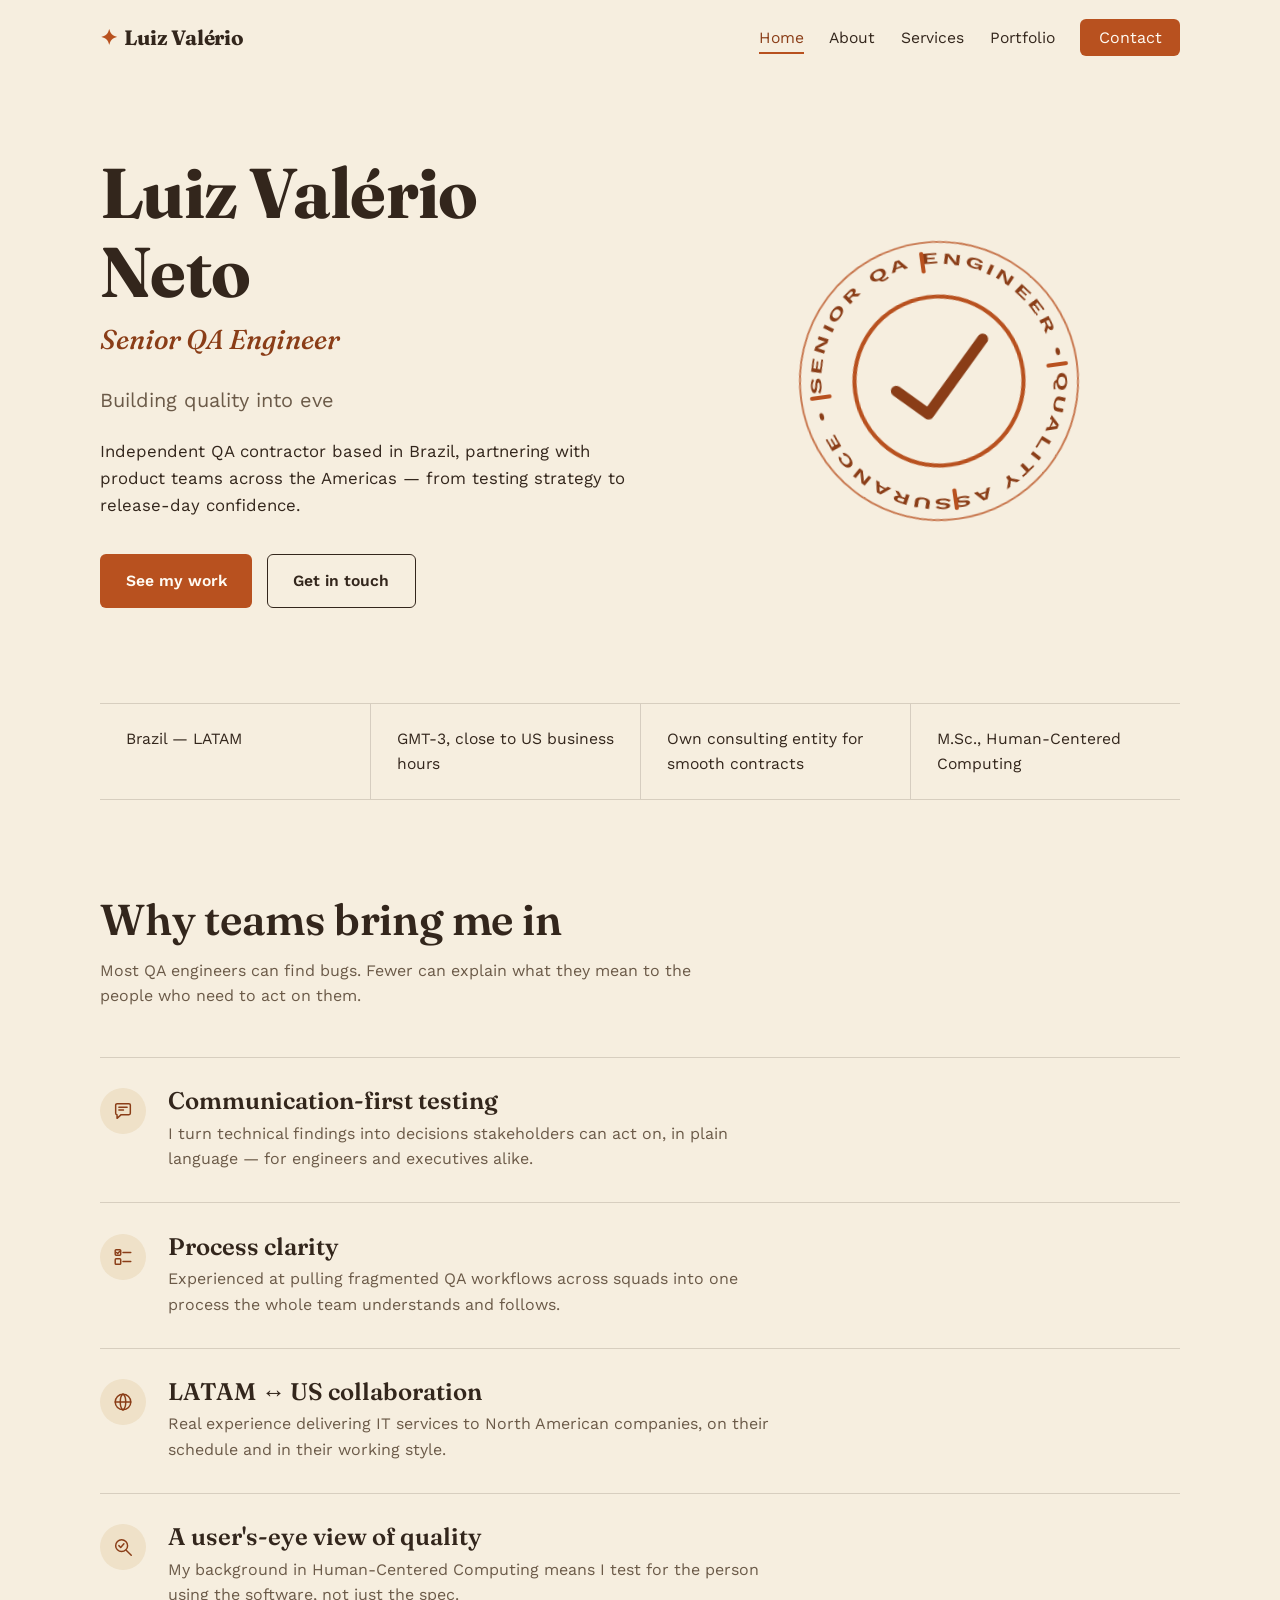
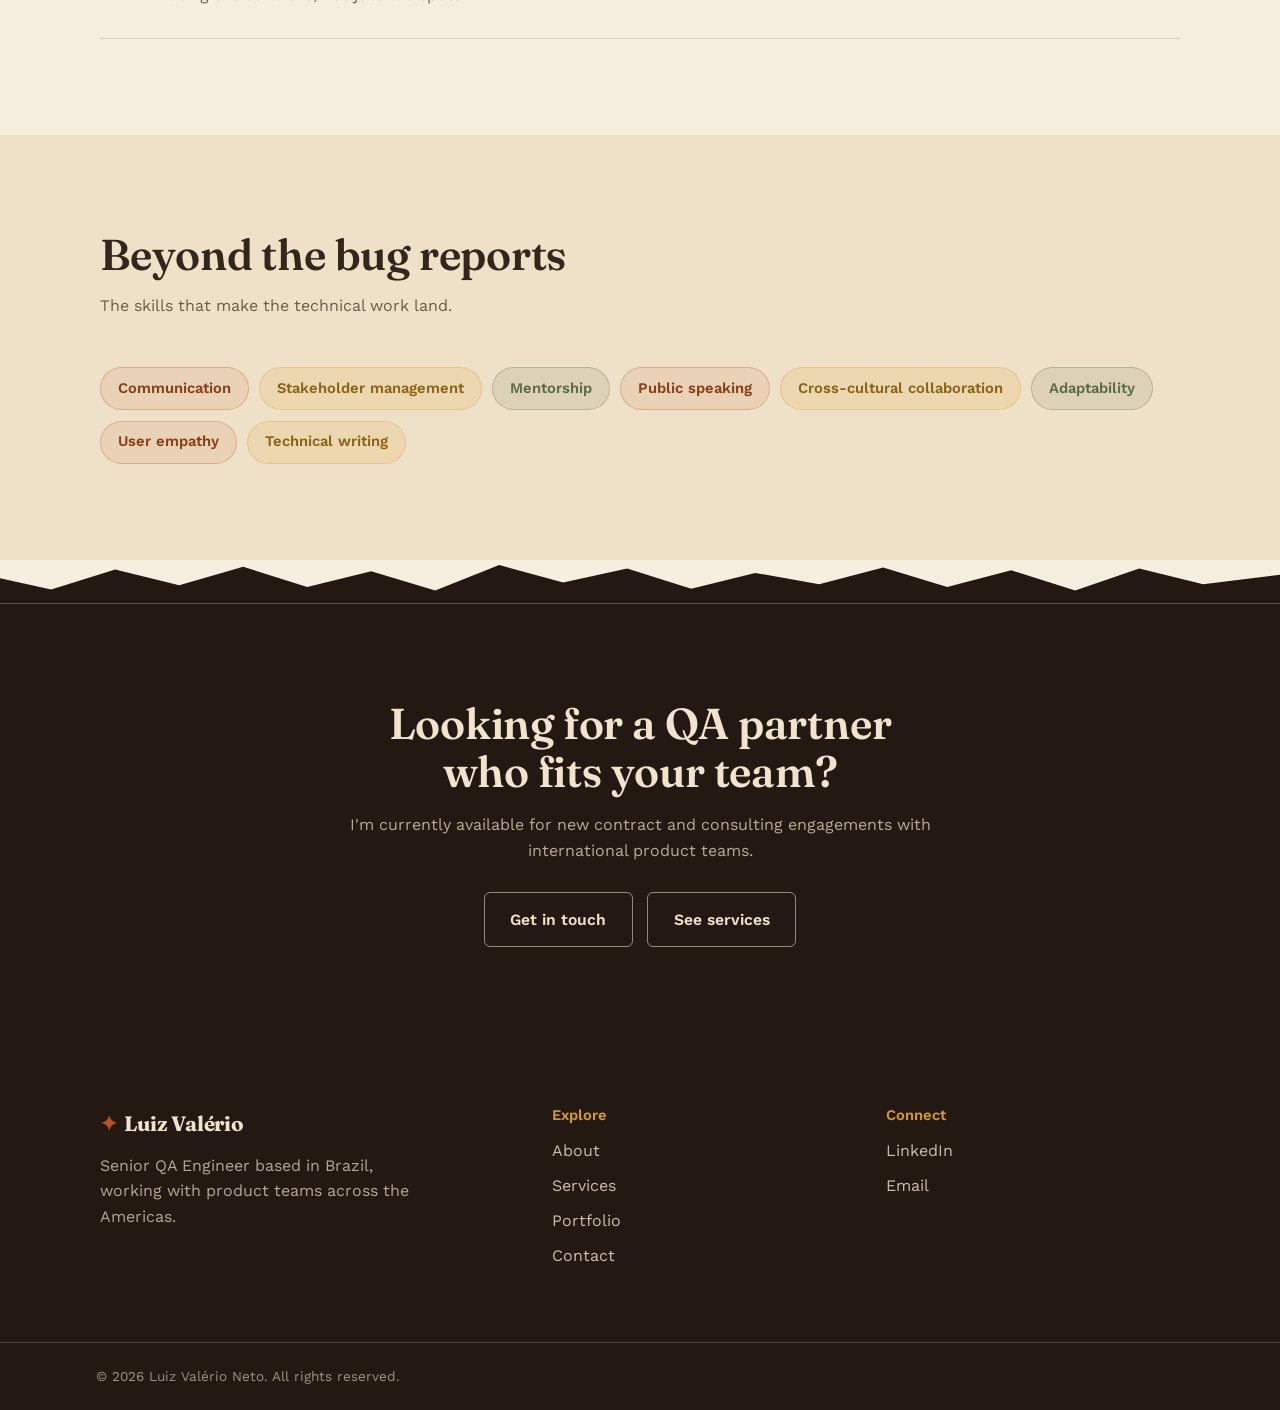
<file: index.html>
<!DOCTYPE html>
<html lang="en">
<head>
<meta charset="UTF-8">
<meta name="viewport" content="width=device-width, initial-scale=1.0">
<title>Luiz Valério Neto — Senior QA Engineer | LATAM-Based QA Contractor</title>
<meta name="description" content="Independent Senior QA Engineer based in Brazil, partnering with international product teams — especially in the US — on testing strategy, automation, and QA process consolidation.">
<meta property="og:title" content="Luiz Valério Neto — Senior QA Engineer">
<meta property="og:description" content="LATAM-based QA contractor partnering with international product teams.">
<meta property="og:type" content="website">
<link rel="icon" type="image/svg+xml" href="images/favicon.svg">
<link rel="preconnect" href="https://fonts.googleapis.com">
<link rel="preconnect" href="https://fonts.gstatic.com" crossorigin>
<link href="https://fonts.googleapis.com/css2?family=Fraunces:ital,wght@0,400;0,500;0,600;0,700;1,500&family=Work+Sans:wght@400;500;600;700&display=swap" rel="stylesheet">
<link rel="stylesheet" href="css/style.css">
<link rel="stylesheet" href="css/animations.css">
</head>
<body>
<a class="skip-link" href="#main">Skip to content</a>

<header class="site-header">
  <div class="container site-header__inner">
    <a href="index.html" class="logo"><span class="logo__mark">✦</span>Luiz Valério</a>
    <nav class="main-nav" id="mainNav" aria-label="Primary">
      <ul>
        <li><a href="index.html" class="nav-link is-active">Home</a></li>
        <li><a href="about.html" class="nav-link">About</a></li>
        <li><a href="services.html" class="nav-link">Services</a></li>
        <li><a href="portfolio.html" class="nav-link">Portfolio</a></li>
        <!-- Blog link hidden until you're ready to publish. Uncomment to reveal it in the nav:
        <li><a href="blog.html" class="nav-link">Blog</a></li>
        -->
        <li><a href="contact.html" class="nav-cta">Contact</a></li>
      </ul>
    </nav>
    <button class="nav-toggle" id="navToggle" aria-label="Toggle menu" aria-expanded="false">
      <span class="nav-toggle__bar"></span><span class="nav-toggle__bar"></span><span class="nav-toggle__bar"></span>
    </button>
  </div>
</header>

<main id="main">

  <section class="hero container">
    <div class="hero__inner">
      <div class="hero__content">
        <h1 class="hero__name">Luiz Valério Neto</h1>
        <p class="hero__role">Senior QA Engineer</p>
        <p class="hero__tagline-row"><span id="typedTagline"></span><span class="hero__caret" aria-hidden="true"></span></p>
        <p class="hero__lede">Independent QA contractor based in Brazil, partnering with product teams across the Americas — from testing strategy to release-day confidence.</p>
        <div class="hero__actions btn-row">
          <a href="portfolio.html" class="btn btn--primary">See my work</a>
          <a href="contact.html" class="btn btn--outline">Get in touch</a>
        </div>
      </div>
      <div class="hero__visual">
        <div class="leaves" id="leaves" aria-hidden="true"></div>
        <div class="stamp-wrapper">
          <svg class="stamp" viewBox="0 0 220 220" role="img" aria-label="Quality assurance seal illustration" xmlns:xlink="http://www.w3.org/1999/xlink">
            <defs>
              <path id="stampTextPath" d="M 110,110 m -86,0 a 86,86 0 1,1 172,0 a 86,86 0 1,1 -172,0"/>
            </defs>
            <g class="stamp-ring">
              <circle cx="110" cy="110" r="102" class="stamp-outer-ring"/>
              <text class="stamp-ring-text">
                <textPath href="#stampTextPath" xlink:href="#stampTextPath" startOffset="2" textLength="530" lengthAdjust="spacingAndGlyphs">SENIOR QA ENGINEER • QUALITY ASSURANCE •</textPath>
              </text>
              <g class="stamp-ticks">
                <line x1="110" y1="16" x2="110" y2="29"/>
                <line x1="110" y1="191" x2="110" y2="204"/>
                <line x1="16" y1="110" x2="29" y2="110"/>
                <line x1="191" y1="110" x2="204" y2="110"/>
              </g>
            </g>
            <circle cx="110" cy="110" r="62" class="stamp-inner-ring"/>
            <path class="stamp-check" d="M78,113 L99,133 L146,84"/>
          </svg>
        </div>
      </div>
    </div>
  </section>

  <section class="container">
    <div class="fact-strip" data-reveal="fade">
      <div class="fact-strip__item">Brazil — LATAM</div>
      <div class="fact-strip__item">GMT-3, close to US business hours</div>
      <div class="fact-strip__item">Own consulting entity for smooth contracts</div>
      <div class="fact-strip__item">M.Sc., Human-Centered Computing</div>
    </div>
  </section>

  <section class="section">
    <div class="container">
      <div class="section-head">
        <h2>Why teams bring me in</h2>
        <p class="text-soft">Most QA engineers can find bugs. Fewer can explain what they mean to the people who need to act on them.</p>
      </div>
      <div class="ledger stagger">
        <div class="ledger-row" data-reveal="fade">
          <span class="ledger-row__icon">
            <svg class="icon" viewBox="0 0 24 24"><path d="M4 5.5A1.5 1.5 0 0 1 5.5 4h13A1.5 1.5 0 0 1 20 5.5v9A1.5 1.5 0 0 1 18.5 16H10l-4.5 4v-4H5.5A1.5 1.5 0 0 1 4 14.5v-9Z"/><path d="M7.5 8h9M7.5 11h5"/></svg>
          </span>
          <div class="ledger-row__content">
            <h3>Communication-first testing</h3>
            <p class="text-soft">I turn technical findings into decisions stakeholders can act on, in plain language — for engineers and executives alike.</p>
          </div>
        </div>
        <div class="ledger-row" data-reveal="fade">
          <span class="ledger-row__icon">
            <svg class="icon" viewBox="0 0 24 24"><rect x="3.5" y="4" width="6" height="6" rx="1"/><path d="M5 7l1.2 1.2L8.5 5.8"/><path d="M12 7h8.5"/><rect x="3.5" y="14" width="6" height="6" rx="1"/><path d="M12 17h8.5"/></svg>
          </span>
          <div class="ledger-row__content">
            <h3>Process clarity</h3>
            <p class="text-soft">Experienced at pulling fragmented QA workflows across squads into one process the whole team understands and follows.</p>
          </div>
        </div>
        <div class="ledger-row" data-reveal="fade">
          <span class="ledger-row__icon">
            <svg class="icon" viewBox="0 0 24 24"><circle cx="12" cy="12" r="8.5"/><path d="M3.5 12h17"/><path d="M12 3.5C8 6 8 18 12 20.5"/><path d="M12 3.5C16 6 16 18 12 20.5"/></svg>
          </span>
          <div class="ledger-row__content">
            <h3>LATAM ↔ US collaboration</h3>
            <p class="text-soft">Real experience delivering IT services to North American companies, on their schedule and in their working style.</p>
          </div>
        </div>
        <div class="ledger-row" data-reveal="fade">
          <span class="ledger-row__icon">
            <svg class="icon" viewBox="0 0 24 24"><circle cx="10.5" cy="10.5" r="6.5"/><path d="M15.5 15.5L21 21"/><path d="M7.5 10.5l2 2 3.5-4"/></svg>
          </span>
          <div class="ledger-row__content">
            <h3>A user's-eye view of quality</h3>
            <p class="text-soft">My background in Human-Centered Computing means I test for the person using the software, not just the spec.</p>
          </div>
        </div>
      </div>
    </div>
  </section>

  <section class="section section--alt">
    <div class="container">
      <div class="section-head">
        <h2>Beyond the bug reports</h2>
        <p class="text-soft">The skills that make the technical work land.</p>
      </div>
      <div class="tag-cloud" data-reveal="scale">
        <span class="tag">Communication</span>
        <span class="tag">Stakeholder management</span>
        <span class="tag">Mentorship</span>
        <span class="tag">Public speaking</span>
        <span class="tag">Cross-cultural collaboration</span>
        <span class="tag">Adaptability</span>
        <span class="tag">User empathy</span>
        <span class="tag">Technical writing</span>
      </div>
    </div>
  </section>

  <div class="torn-edge" aria-hidden="true"></div>
  <section class="section section--dark cta-band">
    <div class="container">
      <h2 data-reveal="fade">Looking for a QA partner who fits your team?</h2>
      <p class="text-soft" data-reveal="fade">I'm currently available for new contract and consulting engagements with international product teams.</p>
      <div class="btn-row" data-reveal="fade">
        <a href="contact.html" class="btn btn--outline-light">Get in touch</a>
        <a href="services.html" class="btn btn--outline-light">See services</a>
      </div>
    </div>
  </section>

</main>

<footer class="site-footer">
  <div class="container footer__inner">
    <div class="footer__brand">
      <a href="index.html" class="logo"><span class="logo__mark">✦</span>Luiz Valério</a>
      <p>Senior QA Engineer based in Brazil, working with product teams across the Americas.</p>
    </div>
    <div class="footer__col">
      <h4>Explore</h4>
      <a href="about.html">About</a>
      <a href="services.html">Services</a>
      <a href="portfolio.html">Portfolio</a>
      <a href="contact.html">Contact</a>
    </div>
    <div class="footer__col">
      <h4>Connect</h4>
      <a href="https://www.linkedin.com/in/luizvneto/" target="_blank" rel="noopener">LinkedIn</a>
      <a href="mailto:your.email@example.com">Email</a>
    </div>
  </div>
  <div class="footer__bottom">
    <p>&copy; <span id="year"></span> Luiz Valério Neto. All rights reserved.</p>
  </div>
</footer>

<script src="js/main.js"></script>
</body>
</html>
</file>
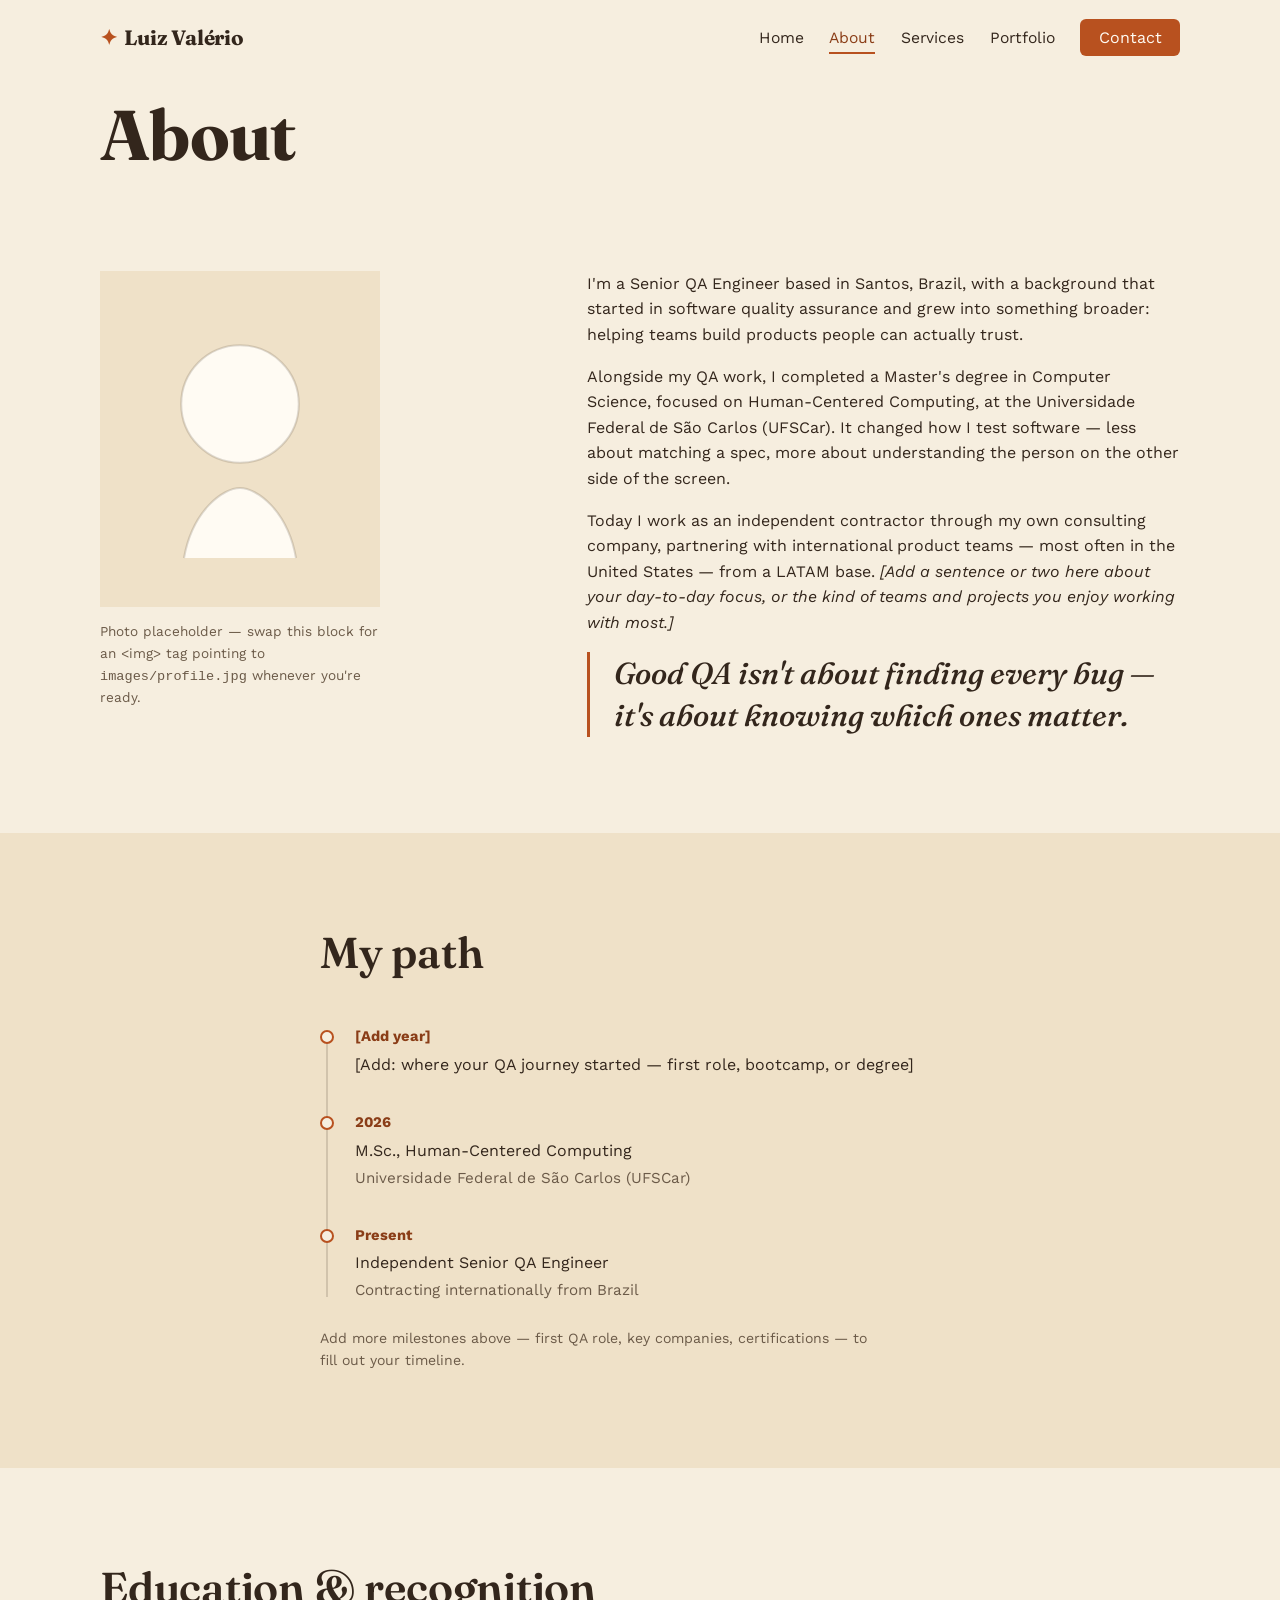
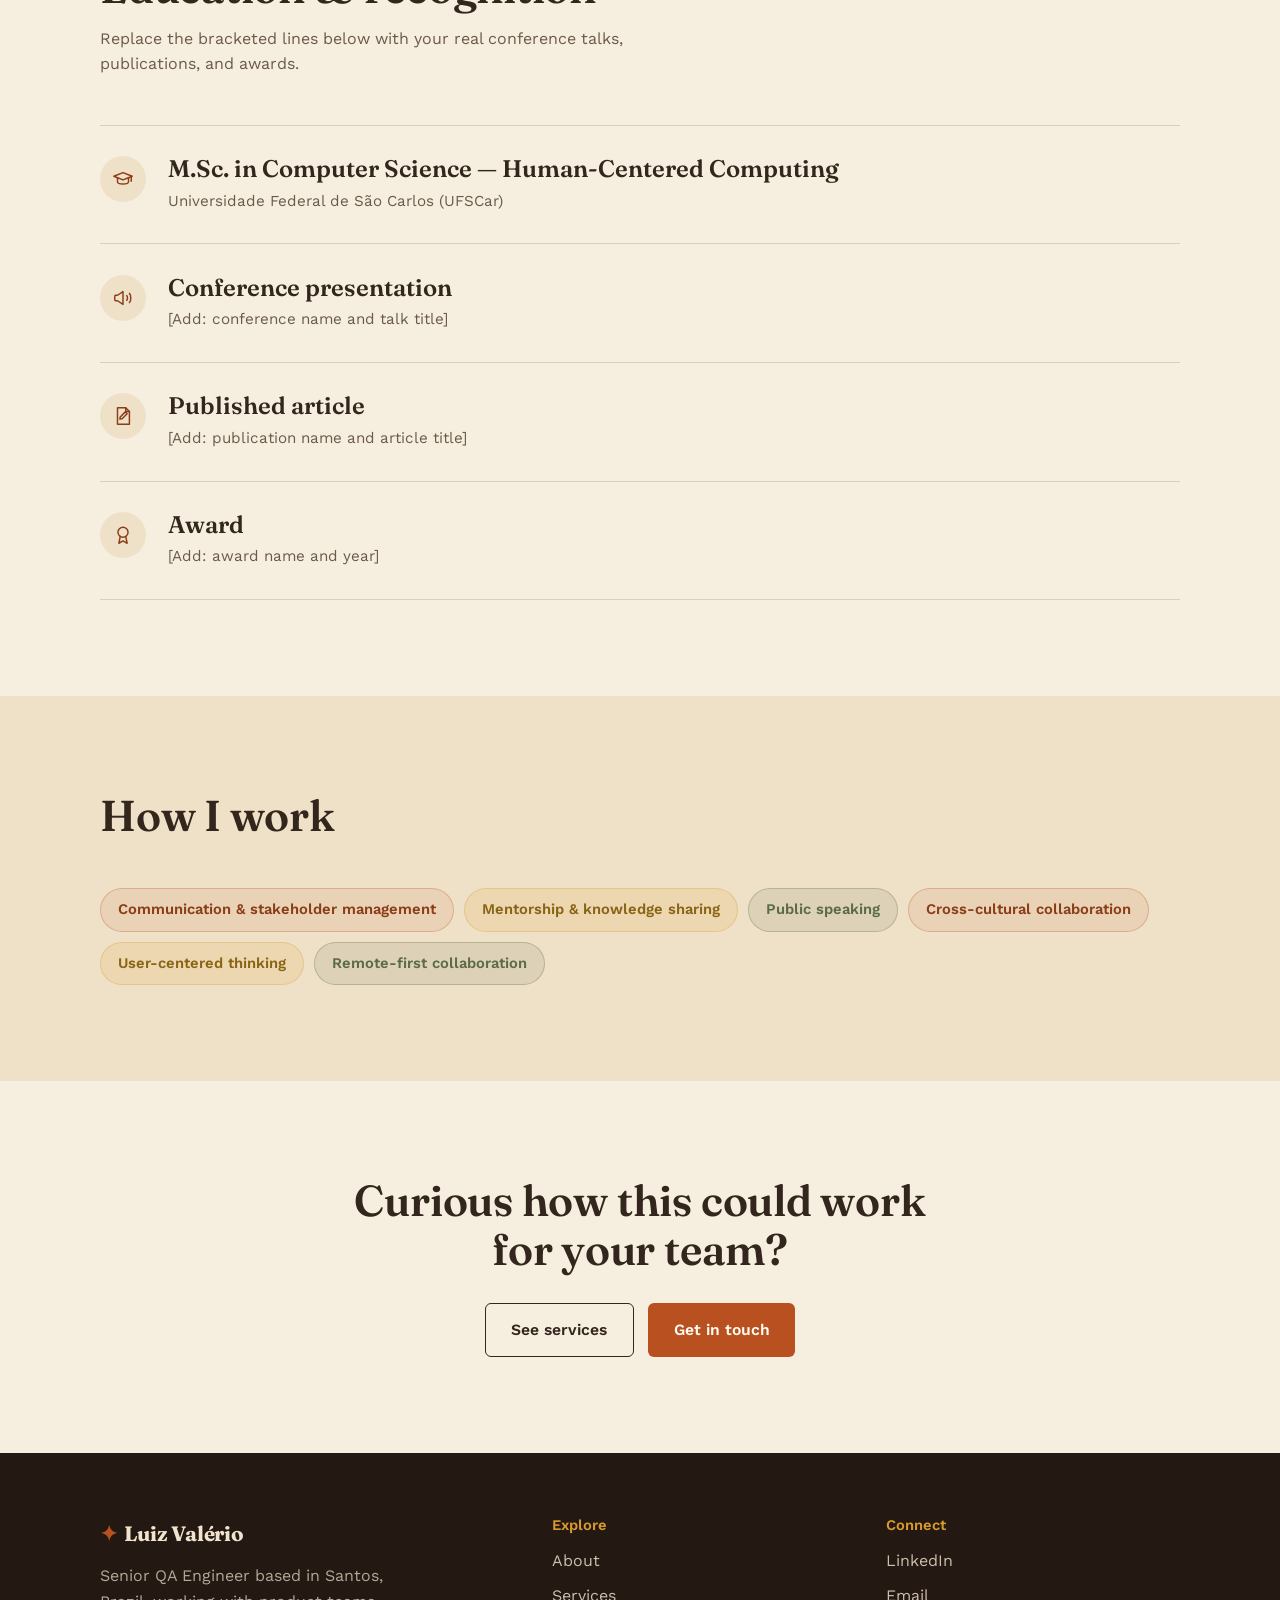
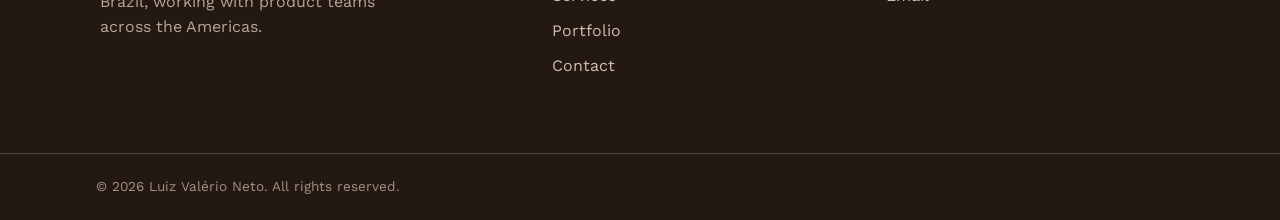
<file: about.html>
<!DOCTYPE html>
<html lang="en">
<head>
<meta charset="UTF-8">
<meta name="viewport" content="width=device-width, initial-scale=1.0">
<title>About — Luiz Valério Neto, Senior QA Engineer</title>
<meta name="description" content="QA background, a Master's in Human-Centered Computing, and the path to independent contracting — a closer look at Luiz Valério Neto.">
<meta property="og:title" content="About — Luiz Valério Neto">
<meta property="og:description" content="QA background, a Master's in Human-Centered Computing, and the path to independent contracting.">
<meta property="og:type" content="website">
<link rel="icon" type="image/svg+xml" href="images/favicon.svg">
<link rel="preconnect" href="https://fonts.googleapis.com">
<link rel="preconnect" href="https://fonts.gstatic.com" crossorigin>
<link href="https://fonts.googleapis.com/css2?family=Fraunces:ital,wght@0,400;0,500;0,600;0,700;1,500&family=Work+Sans:wght@400;500;600;700&display=swap" rel="stylesheet">
<link rel="stylesheet" href="css/style.css">
<link rel="stylesheet" href="css/animations.css">
</head>
<body>
<a class="skip-link" href="#main">Skip to content</a>

<header class="site-header">
  <div class="container site-header__inner">
    <a href="index.html" class="logo"><span class="logo__mark">✦</span>Luiz Valério</a>
    <nav class="main-nav" id="mainNav" aria-label="Primary">
      <ul>
        <li><a href="index.html" class="nav-link">Home</a></li>
        <li><a href="about.html" class="nav-link is-active">About</a></li>
        <li><a href="services.html" class="nav-link">Services</a></li>
        <li><a href="portfolio.html" class="nav-link">Portfolio</a></li>
        <!-- Blog link hidden until you're ready to publish. Uncomment to reveal it in the nav:
        <li><a href="blog.html" class="nav-link">Blog</a></li>
        -->
        <li><a href="contact.html" class="nav-cta">Contact</a></li>
      </ul>
    </nav>
    <button class="nav-toggle" id="navToggle" aria-label="Toggle menu" aria-expanded="false">
      <span class="nav-toggle__bar"></span><span class="nav-toggle__bar"></span><span class="nav-toggle__bar"></span>
    </button>
  </div>
</header>

<main id="main">

  <section class="section" style="padding-bottom:0;">
    <div class="container">
      <h1 data-reveal="fade">About</h1>
    </div>
  </section>

  <section class="section">
    <div class="container" style="display:grid;grid-template-columns:1fr 1.4fr;gap:clamp(2rem,5vw,4rem);align-items:start;">
      <div data-reveal="side">
        <svg viewBox="0 0 200 240" style="width:100%;max-width:280px;" role="img" aria-label="Portrait placeholder">
          <rect x="0" y="0" width="200" height="240" fill="var(--paper-deep)"/>
          <circle cx="100" cy="95" r="42" fill="var(--surface)" stroke="var(--line)" stroke-width="1.5"/>
          <path d="M60 205c6-34 28-50 40-50s34 16 40 50" fill="var(--surface)" stroke="var(--line)" stroke-width="1.5"/>
        </svg>
        <p class="text-soft" style="margin-top:0.9rem;font-size:0.85rem;max-width:280px;">Photo placeholder — swap this block for an &lt;img&gt; tag pointing to <code>images/profile.jpg</code> whenever you're ready.</p>
      </div>
      <div class="stack" data-reveal="fade">
        <p>I'm a Senior QA Engineer based in Santos, Brazil, with a background that started in software quality assurance and grew into something broader: helping teams build products people can actually trust.</p>
        <p>Alongside my QA work, I completed a Master's degree in Computer Science, focused on Human-Centered Computing, at the Universidade Federal de São Carlos (UFSCar). It changed how I test software — less about matching a spec, more about understanding the person on the other side of the screen.</p>
        <p>Today I work as an independent contractor through my own consulting company, partnering with international product teams — most often in the United States — from a LATAM base. <em>[Add a sentence or two here about your day-to-day focus, or the kind of teams and projects you enjoy working with most.]</em></p>
        <p class="pull-quote">Good QA isn't about finding every bug — it's about knowing which ones matter.</p>
      </div>
    </div>
  </section>

  <section class="section section--alt">
    <div class="container" style="max-width:720px;">
      <div class="section-head">
        <h2>My path</h2>
      </div>
      <div class="timeline" data-reveal="fade">
        <div class="timeline-item">
          <div class="timeline-item__year">[Add year]</div>
          <div class="timeline-item__title">[Add: where your QA journey started — first role, bootcamp, or degree]</div>
        </div>
        <div class="timeline-item">
          <div class="timeline-item__year">2026</div>
          <div class="timeline-item__title">M.Sc., Human-Centered Computing</div>
          <div class="timeline-item__meta">Universidade Federal de São Carlos (UFSCar)</div>
        </div>
        <div class="timeline-item">
          <div class="timeline-item__year">Present</div>
          <div class="timeline-item__title">Independent Senior QA Engineer</div>
          <div class="timeline-item__meta">Contracting internationally from Brazil</div>
        </div>
      </div>
      <p class="text-soft" style="margin-top:1.5rem;font-size:0.88rem;">Add more milestones above — first QA role, key companies, certifications — to fill out your timeline.</p>
    </div>
  </section>

  <section class="section">
    <div class="container">
      <div class="section-head">
        <h2>Education &amp; recognition</h2>
        <p class="text-soft">Replace the bracketed lines below with your real conference talks, publications, and awards.</p>
      </div>
      <div class="ledger stagger">
        <div class="ledger-row" data-reveal="fade">
          <span class="ledger-row__icon">
            <svg class="icon" viewBox="0 0 24 24"><path d="M2 9l10-4 10 4-10 4-10-4Z"/><path d="M6 11v4c0 1.4 2.7 2.5 6 2.5s6-1.1 6-2.5v-4"/><path d="M21 9v5.5"/></svg>
          </span>
          <div class="ledger-row__content">
            <h3>M.Sc. in Computer Science — Human-Centered Computing</h3>
            <p class="ledger-row__meta">Universidade Federal de São Carlos (UFSCar)</p>
          </div>
        </div>
        <div class="ledger-row" data-reveal="fade">
          <span class="ledger-row__icon">
            <svg class="icon" viewBox="0 0 24 24"><path d="M3 10v4a1 1 0 0 0 1 1h2l6 4V5L6 9H4a1 1 0 0 0-1 1Z"/><path d="M16 9.5c1.2.8 1.2 4.2 0 5"/><path d="M19 7c2 1.6 2 8.4 0 10"/></svg>
          </span>
          <div class="ledger-row__content">
            <h3>Conference presentation</h3>
            <p class="ledger-row__meta">[Add: conference name and talk title]</p>
          </div>
        </div>
        <div class="ledger-row" data-reveal="fade">
          <span class="ledger-row__icon">
            <svg class="icon" viewBox="0 0 24 24"><path d="M6 3h9l4 4v14H6z"/><path d="M15 3v4h4"/><path d="M9 13l5.5-5.5 2 2L11 15l-2.4.4Z"/></svg>
          </span>
          <div class="ledger-row__content">
            <h3>Published article</h3>
            <p class="ledger-row__meta">[Add: publication name and article title]</p>
          </div>
        </div>
        <div class="ledger-row" data-reveal="fade">
          <span class="ledger-row__icon">
            <svg class="icon" viewBox="0 0 24 24"><circle cx="12" cy="9" r="5.5"/><path d="M9 13.5L7.5 21l4.5-2.5L16.5 21 15 13.5"/></svg>
          </span>
          <div class="ledger-row__content">
            <h3>Award</h3>
            <p class="ledger-row__meta">[Add: award name and year]</p>
          </div>
        </div>
      </div>
    </div>
  </section>

  <section class="section section--alt">
    <div class="container">
      <div class="section-head">
        <h2>How I work</h2>
      </div>
      <div class="tag-cloud" data-reveal="scale">
        <span class="tag">Communication &amp; stakeholder management</span>
        <span class="tag">Mentorship &amp; knowledge sharing</span>
        <span class="tag">Public speaking</span>
        <span class="tag">Cross-cultural collaboration</span>
        <span class="tag">User-centered thinking</span>
        <span class="tag">Remote-first collaboration</span>
      </div>
    </div>
  </section>

  <section class="section cta-band">
    <div class="container">
      <h2 data-reveal="fade">Curious how this could work for your team?</h2>
      <div class="btn-row" data-reveal="fade">
        <a href="services.html" class="btn btn--outline">See services</a>
        <a href="contact.html" class="btn btn--primary">Get in touch</a>
      </div>
    </div>
  </section>

</main>

<footer class="site-footer">
  <div class="container footer__inner">
    <div class="footer__brand">
      <a href="index.html" class="logo"><span class="logo__mark">✦</span>Luiz Valério</a>
      <p>Senior QA Engineer based in Santos, Brazil, working with product teams across the Americas.</p>
    </div>
    <div class="footer__col">
      <h4>Explore</h4>
      <a href="about.html">About</a>
      <a href="services.html">Services</a>
      <a href="portfolio.html">Portfolio</a>
      <a href="contact.html">Contact</a>
    </div>
    <div class="footer__col">
      <h4>Connect</h4>
      <a href="https://www.linkedin.com/in/luizvneto/" target="_blank" rel="noopener">LinkedIn</a>
      <a href="mailto:your.email@example.com">Email</a>
    </div>
  </div>
  <div class="footer__bottom">
    <p>&copy; <span id="year"></span> Luiz Valério Neto. All rights reserved.</p>
  </div>
</footer>

<script src="js/main.js"></script>
</body>
</html>
</file>
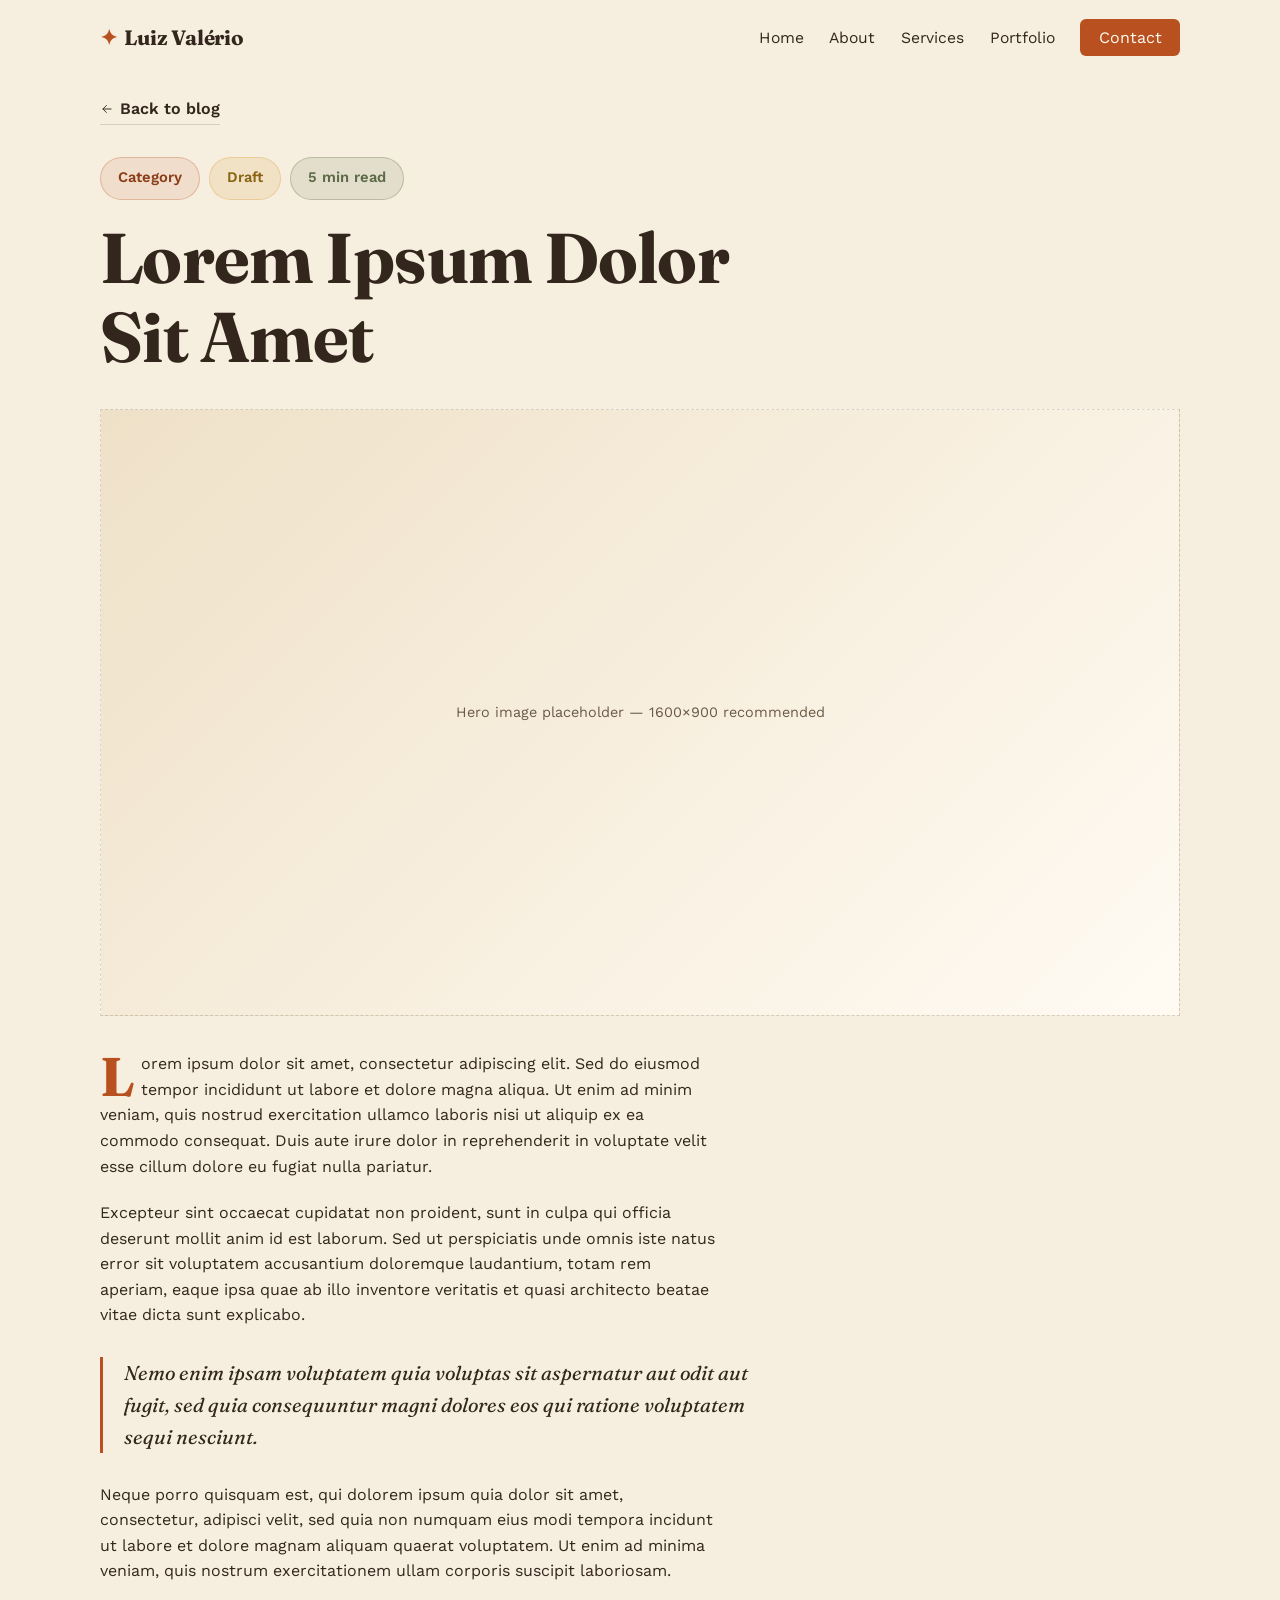
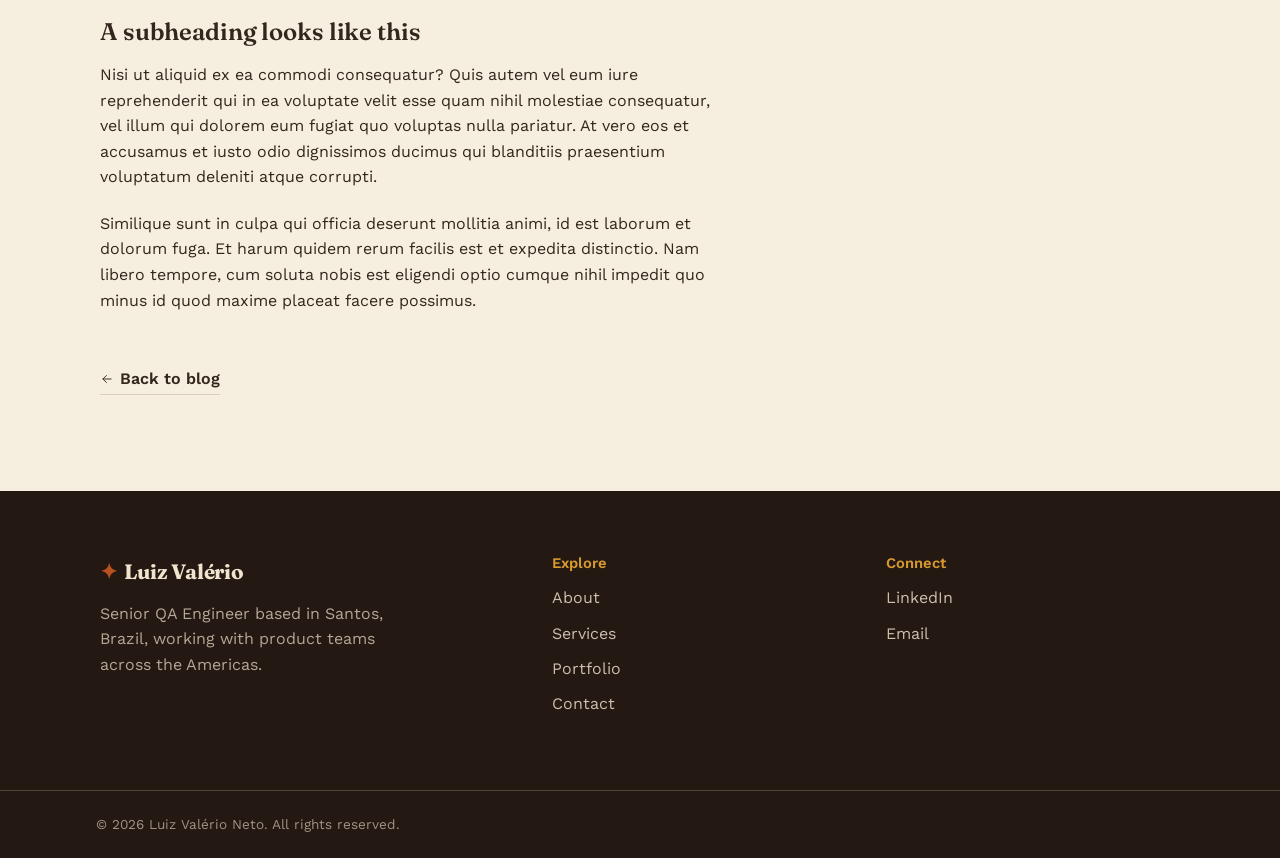
<file: blog-post-template.html>
<!--
  BLOG POST TEMPLATE
  -------------------------------------------------------------------
  How to use this file when you're ready to write your first post:
    1. Duplicate this file and rename it (e.g. writing-tests-that-scale.html).
    2. Replace the title, category tag, and meta badges below.
    3. Replace the Lorem Ipsum paragraphs in the <div class="article-body">
       with your real writing. The drop-cap on the first paragraph and the
       blockquote/subheading styling will carry over automatically.
    4. Replace the image placeholder with a real <img> if you have one.
    5. Add a card linking to your new file from blog.html.
-->
<!DOCTYPE html>
<html lang="en">
<head>
<meta charset="UTF-8">
<meta name="viewport" content="width=device-width, initial-scale=1.0">
<title>Post Template — Luiz Valério Neto</title>
<meta name="description" content="Template preview — not a published post.">
<link rel="icon" type="image/svg+xml" href="images/favicon.svg">
<link rel="preconnect" href="https://fonts.googleapis.com">
<link rel="preconnect" href="https://fonts.gstatic.com" crossorigin>
<link href="https://fonts.googleapis.com/css2?family=Fraunces:ital,wght@0,400;0,500;0,600;0,700;1,500&family=Work+Sans:wght@400;500;600;700&display=swap" rel="stylesheet">
<link rel="stylesheet" href="css/style.css">
<link rel="stylesheet" href="css/animations.css">
</head>
<body>
<a class="skip-link" href="#main">Skip to content</a>

<header class="site-header">
  <div class="container site-header__inner">
    <a href="index.html" class="logo"><span class="logo__mark">✦</span>Luiz Valério</a>
    <nav class="main-nav" id="mainNav" aria-label="Primary">
      <ul>
        <li><a href="index.html" class="nav-link">Home</a></li>
        <li><a href="about.html" class="nav-link">About</a></li>
        <li><a href="services.html" class="nav-link">Services</a></li>
        <li><a href="portfolio.html" class="nav-link">Portfolio</a></li>
        <!-- Blog link hidden until you're ready to publish. Uncomment to reveal it in the nav:
        <li><a href="blog.html" class="nav-link">Blog</a></li>
        -->
        <li><a href="contact.html" class="nav-cta">Contact</a></li>
      </ul>
    </nav>
    <button class="nav-toggle" id="navToggle" aria-label="Toggle menu" aria-expanded="false">
      <span class="nav-toggle__bar"></span><span class="nav-toggle__bar"></span><span class="nav-toggle__bar"></span>
    </button>
  </div>
</header>

<main id="main">
  <section class="section">
    <div class="container">
      <a class="text-link" href="blog.html" style="margin-bottom:2rem;display:inline-flex;">
        <svg class="icon" viewBox="0 0 24 24" width="14" height="14"><path d="M19 12H5M11 6l-6 6 6 6"/></svg>
        Back to blog
      </a>

      <article>
        <header class="article-header">
          <div class="article-meta">
            <span class="tag">Category</span>
            <span class="tag">Draft</span>
            <span class="tag">5 min read</span>
          </div>
          <h1>Lorem Ipsum Dolor Sit Amet</h1>
        </header>

        <div class="article-image-placeholder">Hero image placeholder — 1600×900 recommended</div>

        <div class="article-body">
          <p>Lorem ipsum dolor sit amet, consectetur adipiscing elit. Sed do eiusmod tempor incididunt ut labore et dolore magna aliqua. Ut enim ad minim veniam, quis nostrud exercitation ullamco laboris nisi ut aliquip ex ea commodo consequat. Duis aute irure dolor in reprehenderit in voluptate velit esse cillum dolore eu fugiat nulla pariatur.</p>

          <p>Excepteur sint occaecat cupidatat non proident, sunt in culpa qui officia deserunt mollit anim id est laborum. Sed ut perspiciatis unde omnis iste natus error sit voluptatem accusantium doloremque laudantium, totam rem aperiam, eaque ipsa quae ab illo inventore veritatis et quasi architecto beatae vitae dicta sunt explicabo.</p>

          <blockquote>Nemo enim ipsam voluptatem quia voluptas sit aspernatur aut odit aut fugit, sed quia consequuntur magni dolores eos qui ratione voluptatem sequi nesciunt.</blockquote>

          <p>Neque porro quisquam est, qui dolorem ipsum quia dolor sit amet, consectetur, adipisci velit, sed quia non numquam eius modi tempora incidunt ut labore et dolore magnam aliquam quaerat voluptatem. Ut enim ad minima veniam, quis nostrum exercitationem ullam corporis suscipit laboriosam.</p>

          <h2>A subheading looks like this</h2>

          <p>Nisi ut aliquid ex ea commodi consequatur? Quis autem vel eum iure reprehenderit qui in ea voluptate velit esse quam nihil molestiae consequatur, vel illum qui dolorem eum fugiat quo voluptas nulla pariatur. At vero eos et accusamus et iusto odio dignissimos ducimus qui blanditiis praesentium voluptatum deleniti atque corrupti.</p>

          <p>Similique sunt in culpa qui officia deserunt mollitia animi, id est laborum et dolorum fuga. Et harum quidem rerum facilis est et expedita distinctio. Nam libero tempore, cum soluta nobis est eligendi optio cumque nihil impedit quo minus id quod maxime placeat facere possimus.</p>
        </div>
      </article>

      <a class="text-link" href="blog.html" style="margin-top:2rem;display:inline-flex;">
        <svg class="icon" viewBox="0 0 24 24" width="14" height="14"><path d="M19 12H5M11 6l-6 6 6 6"/></svg>
        Back to blog
      </a>
    </div>
  </section>
</main>

<footer class="site-footer">
  <div class="container footer__inner">
    <div class="footer__brand">
      <a href="index.html" class="logo"><span class="logo__mark">✦</span>Luiz Valério</a>
      <p>Senior QA Engineer based in Santos, Brazil, working with product teams across the Americas.</p>
    </div>
    <div class="footer__col">
      <h4>Explore</h4>
      <a href="about.html">About</a>
      <a href="services.html">Services</a>
      <a href="portfolio.html">Portfolio</a>
      <a href="contact.html">Contact</a>
    </div>
    <div class="footer__col">
      <h4>Connect</h4>
      <a href="https://www.linkedin.com/in/luizvneto/" target="_blank" rel="noopener">LinkedIn</a>
      <a href="mailto:your.email@example.com">Email</a>
    </div>
  </div>
  <div class="footer__bottom">
    <p>&copy; <span id="year"></span> Luiz Valério Neto. All rights reserved.</p>
  </div>
</footer>

<script src="js/main.js"></script>
</body>
</html>
</file>
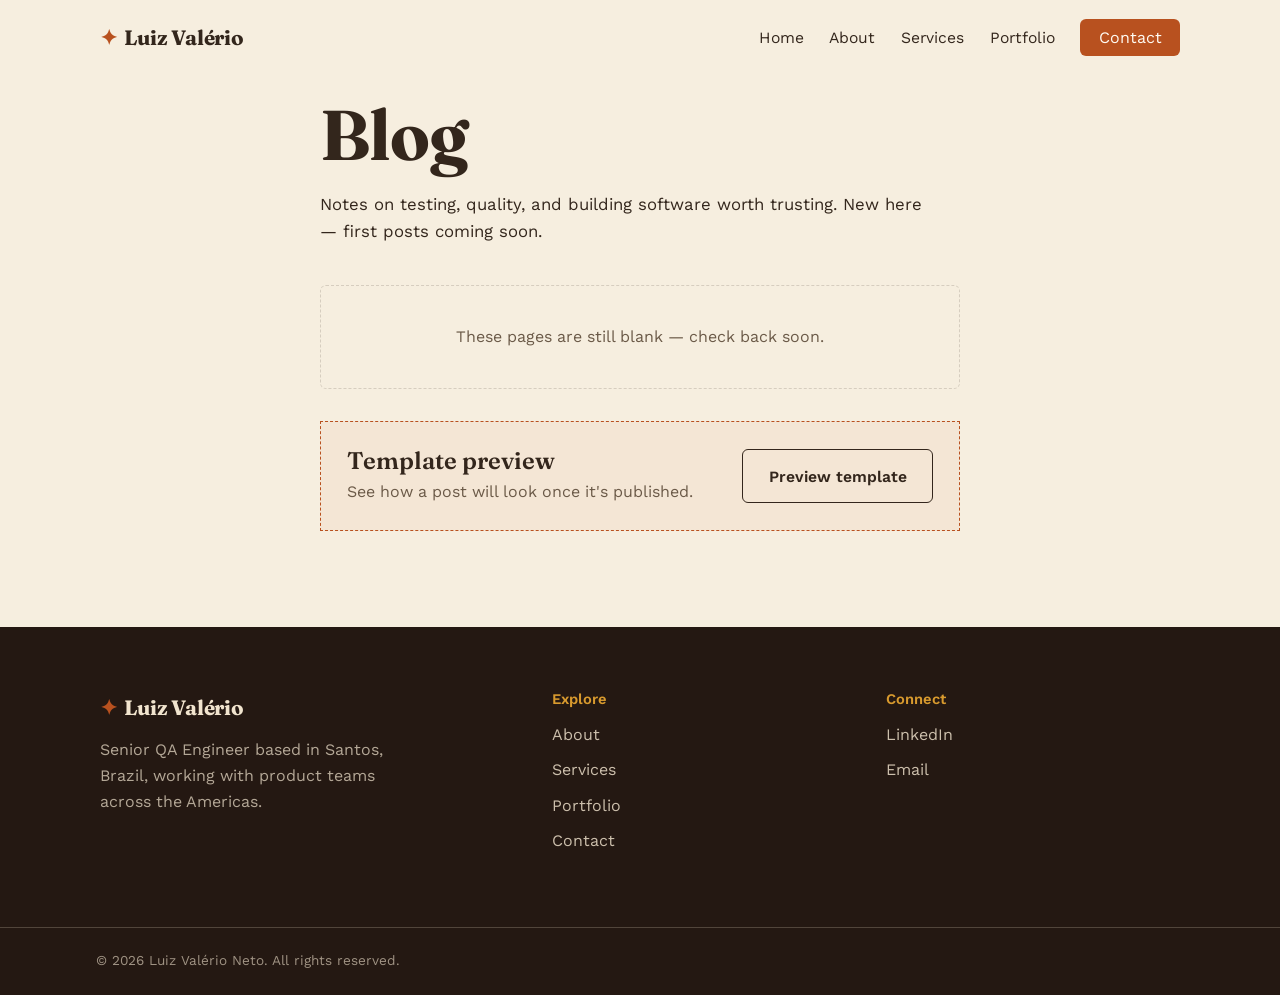
<file: blog.html>
<!-- 
  This page is intentionally NOT linked from the main navigation yet
  (see the commented-out <li> in the nav below on every page).
  It still works as a normal page — visiting the URL directly shows it —
  it's just invisible to visitors until you add real posts and uncomment
  the nav link. When you're ready:
    1. Write your first post (duplicate blog-post-template.html).
    2. Replace the template-preview card below with a real post card.
    3. Uncomment the Blog <li> in the nav on every page.
-->
<!DOCTYPE html>
<html lang="en">
<head>
<meta charset="UTF-8">
<meta name="viewport" content="width=device-width, initial-scale=1.0">
<title>Blog — Luiz Valério Neto</title>
<meta name="description" content="Notes on QA, testing, and building software worth trusting.">
<link rel="icon" type="image/svg+xml" href="images/favicon.svg">
<link rel="preconnect" href="https://fonts.googleapis.com">
<link rel="preconnect" href="https://fonts.gstatic.com" crossorigin>
<link href="https://fonts.googleapis.com/css2?family=Fraunces:ital,wght@0,400;0,500;0,600;0,700;1,500&family=Work+Sans:wght@400;500;600;700&display=swap" rel="stylesheet">
<link rel="stylesheet" href="css/style.css">
<link rel="stylesheet" href="css/animations.css">
</head>
<body>
<a class="skip-link" href="#main">Skip to content</a>

<header class="site-header">
  <div class="container site-header__inner">
    <a href="index.html" class="logo"><span class="logo__mark">✦</span>Luiz Valério</a>
    <nav class="main-nav" id="mainNav" aria-label="Primary">
      <ul>
        <li><a href="index.html" class="nav-link">Home</a></li>
        <li><a href="about.html" class="nav-link">About</a></li>
        <li><a href="services.html" class="nav-link">Services</a></li>
        <li><a href="portfolio.html" class="nav-link">Portfolio</a></li>
        <!-- Blog link hidden until you're ready to publish. Uncomment to reveal it in the nav:
        <li><a href="blog.html" class="nav-link is-active">Blog</a></li>
        -->
        <li><a href="contact.html" class="nav-cta">Contact</a></li>
      </ul>
    </nav>
    <button class="nav-toggle" id="navToggle" aria-label="Toggle menu" aria-expanded="false">
      <span class="nav-toggle__bar"></span><span class="nav-toggle__bar"></span><span class="nav-toggle__bar"></span>
    </button>
  </div>
</header>

<main id="main">
  <section class="section">
    <div class="container" style="max-width:720px;">
      <h1 data-reveal="fade">Blog</h1>
      <p class="hero__lede" data-reveal="fade" style="margin-top:1rem;">Notes on testing, quality, and building software worth trusting. New here — first posts coming soon.</p>

      <div class="blog-empty" data-reveal="fade" style="margin-top:2.5rem;">
        <p class="text-soft">These pages are still blank — check back soon.</p>
      </div>

      <div class="blog-template-card" data-reveal="fade">
        <div>
          <h3 style="margin-bottom:0.3rem;">Template preview</h3>
          <p class="text-soft" style="margin:0;">See how a post will look once it's published.</p>
        </div>
        <a class="btn btn--outline" href="blog-post-template.html">Preview template</a>
      </div>
    </div>
  </section>
</main>

<footer class="site-footer">
  <div class="container footer__inner">
    <div class="footer__brand">
      <a href="index.html" class="logo"><span class="logo__mark">✦</span>Luiz Valério</a>
      <p>Senior QA Engineer based in Santos, Brazil, working with product teams across the Americas.</p>
    </div>
    <div class="footer__col">
      <h4>Explore</h4>
      <a href="about.html">About</a>
      <a href="services.html">Services</a>
      <a href="portfolio.html">Portfolio</a>
      <a href="contact.html">Contact</a>
    </div>
    <div class="footer__col">
      <h4>Connect</h4>
      <a href="https://www.linkedin.com/in/luizvneto/" target="_blank" rel="noopener">LinkedIn</a>
      <a href="mailto:your.email@example.com">Email</a>
    </div>
  </div>
  <div class="footer__bottom">
    <p>&copy; <span id="year"></span> Luiz Valério Neto. All rights reserved.</p>
  </div>
</footer>

<script src="js/main.js"></script>
</body>
</html>
</file>
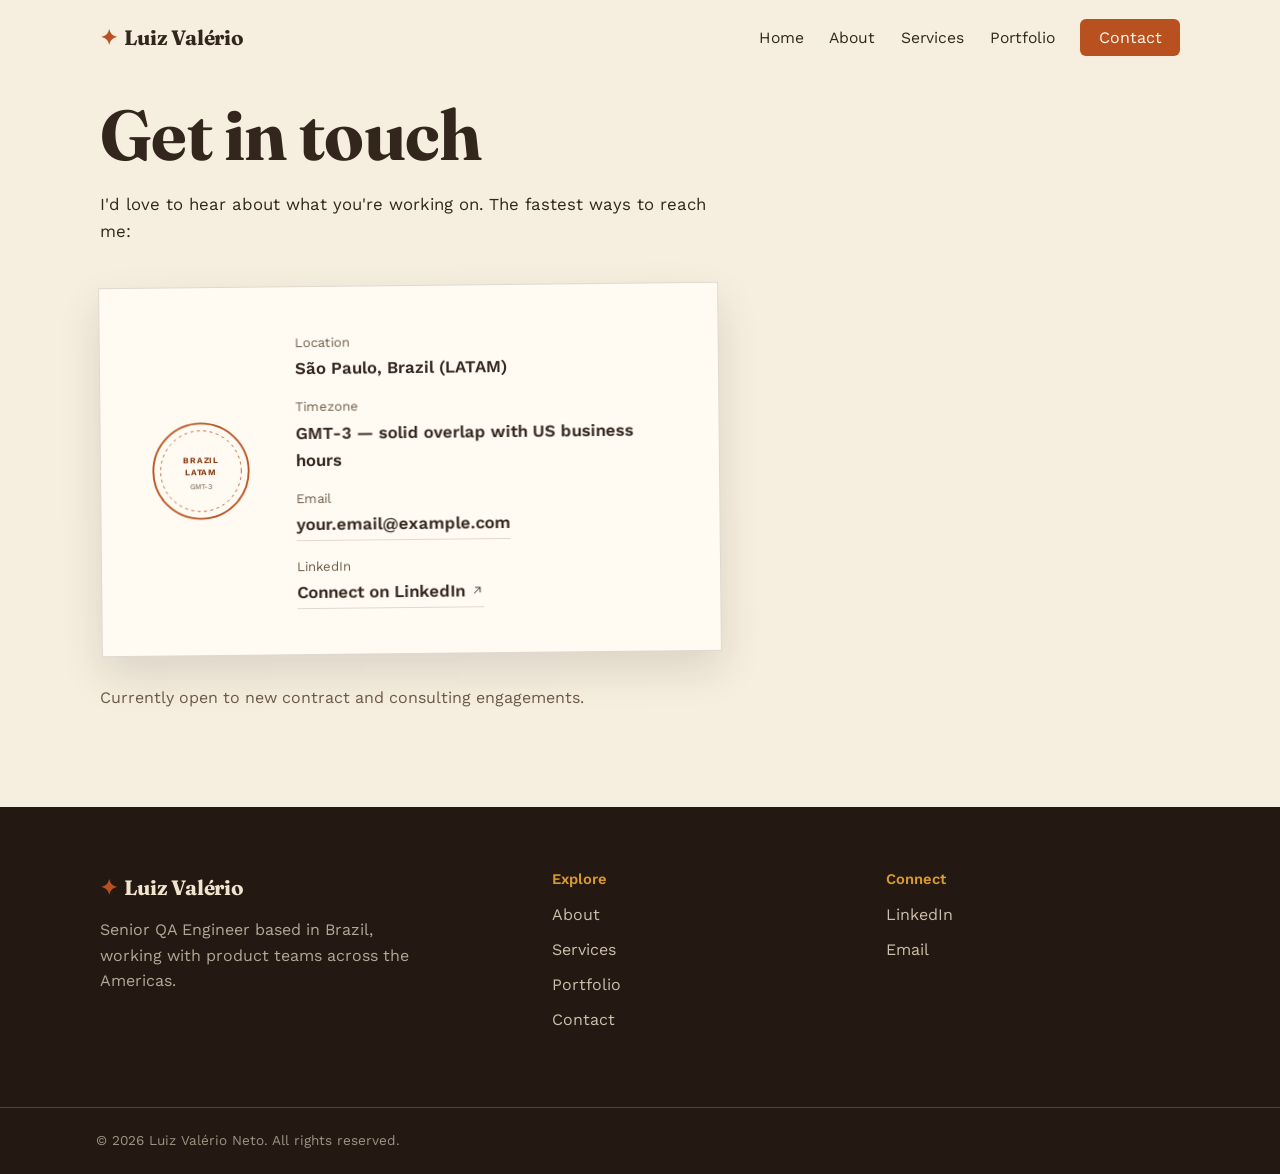
<file: contact.html>
<!DOCTYPE html>
<html lang="en">
<head>
<meta charset="UTF-8">
<meta name="viewport" content="width=device-width, initial-scale=1.0">
<title>Contact — Luiz Valério Neto, Senior QA Engineer</title>
<meta name="description" content="Get in touch with Luiz Valério Neto — Senior QA Engineer based in Brazil, available for international contracts.">
<meta property="og:title" content="Contact — Luiz Valério Neto">
<meta property="og:description" content="Senior QA Engineer based in Brazil, available for international contracts.">
<meta property="og:type" content="website">
<link rel="icon" type="image/svg+xml" href="images/favicon.svg">
<link rel="preconnect" href="https://fonts.googleapis.com">
<link rel="preconnect" href="https://fonts.gstatic.com" crossorigin>
<link href="https://fonts.googleapis.com/css2?family=Fraunces:ital,wght@0,400;0,500;0,600;0,700;1,500&family=Work+Sans:wght@400;500;600;700&display=swap" rel="stylesheet">
<link rel="stylesheet" href="css/style.css">
<link rel="stylesheet" href="css/animations.css">
</head>
<body>
<a class="skip-link" href="#main">Skip to content</a>

<header class="site-header">
  <div class="container site-header__inner">
    <a href="index.html" class="logo"><span class="logo__mark">✦</span>Luiz Valério</a>
    <nav class="main-nav" id="mainNav" aria-label="Primary">
      <ul>
        <li><a href="index.html" class="nav-link">Home</a></li>
        <li><a href="about.html" class="nav-link">About</a></li>
        <li><a href="services.html" class="nav-link">Services</a></li>
        <li><a href="portfolio.html" class="nav-link">Portfolio</a></li>
        <!-- Blog link hidden until you're ready to publish. Uncomment to reveal it in the nav:
        <li><a href="blog.html" class="nav-link">Blog</a></li>
        -->
        <li><a href="contact.html" class="nav-cta">Contact</a></li>
      </ul>
    </nav>
    <button class="nav-toggle" id="navToggle" aria-label="Toggle menu" aria-expanded="false">
      <span class="nav-toggle__bar"></span><span class="nav-toggle__bar"></span><span class="nav-toggle__bar"></span>
    </button>
  </div>
</header>

<main id="main">
  <section class="section">
    <div class="container">
      <h1 data-reveal="fade">Get in touch</h1>
      <p class="hero__lede" data-reveal="fade" style="margin-top:1rem;">I'd love to hear about what you're working on. The fastest ways to reach me:</p>

      <div style="margin-top:2.5rem;" data-reveal="fade">
        <div class="postcard">
          <svg class="postcard__postmark" viewBox="0 0 120 120" role="img" aria-label="Brazil postmark">
            <circle cx="60" cy="60" r="52" fill="none" stroke="var(--rust)" stroke-width="2"/>
            <circle cx="60" cy="60" r="44" fill="none" stroke="var(--rust)" stroke-width="1" stroke-dasharray="3 4"/>
            <text x="60" y="51" text-anchor="middle" font-family="Work Sans, sans-serif" font-size="9" font-weight="700" fill="var(--rust-dark)" letter-spacing="1">BRAZIL</text>
            <text x="60" y="64" text-anchor="middle" font-family="Work Sans, sans-serif" font-size="9" font-weight="700" fill="var(--rust-dark)" letter-spacing="1">LATAM</text>
            <text x="60" y="80" text-anchor="middle" font-family="Work Sans, sans-serif" font-size="8" fill="var(--ink-soft)">GMT-3</text>
          </svg>
          <div class="postcard__lines">
            <div>
              <span class="postcard__line-label">Location</span>
              <span class="postcard__line-value">São Paulo, Brazil (LATAM)</span>
            </div>
            <div>
              <span class="postcard__line-label">Timezone</span>
              <span class="postcard__line-value">GMT-3 — solid overlap with US business hours</span>
            </div>
            <div>
              <span class="postcard__line-label">Email</span>
              <a class="postcard__line-value text-link" href="mailto:your.email@example.com">your.email@example.com</a>
            </div>
            <div>
              <span class="postcard__line-label">LinkedIn</span>
              <a class="postcard__line-value text-link" href="https://www.linkedin.com/in/luizvneto/" target="_blank" rel="noopener">Connect on LinkedIn
                <svg class="icon" viewBox="0 0 24 24" width="14" height="14"><path d="M7 17L17 7M9 7h8v8"/></svg>
              </a>
            </div>
          </div>
        </div>

        <p class="text-soft" style="margin-top:2rem;">Currently open to new contract and consulting engagements.</p>
      </div>
    </div>
  </section>
</main>

<footer class="site-footer">
  <div class="container footer__inner">
    <div class="footer__brand">
      <a href="index.html" class="logo"><span class="logo__mark">✦</span>Luiz Valério</a>
      <p>Senior QA Engineer based in Brazil, working with product teams across the Americas.</p>
    </div>
    <div class="footer__col">
      <h4>Explore</h4>
      <a href="about.html">About</a>
      <a href="services.html">Services</a>
      <a href="portfolio.html">Portfolio</a>
      <a href="contact.html">Contact</a>
    </div>
    <div class="footer__col">
      <h4>Connect</h4>
      <a href="https://www.linkedin.com/in/luizvneto/" target="_blank" rel="noopener">LinkedIn</a>
      <a href="mailto:your.email@example.com">Email</a>
    </div>
  </div>
  <div class="footer__bottom">
    <p>&copy; <span id="year"></span> Luiz Valério Neto. All rights reserved.</p>
  </div>
</footer>

<script src="js/main.js"></script>
</body>
</html>
</file>
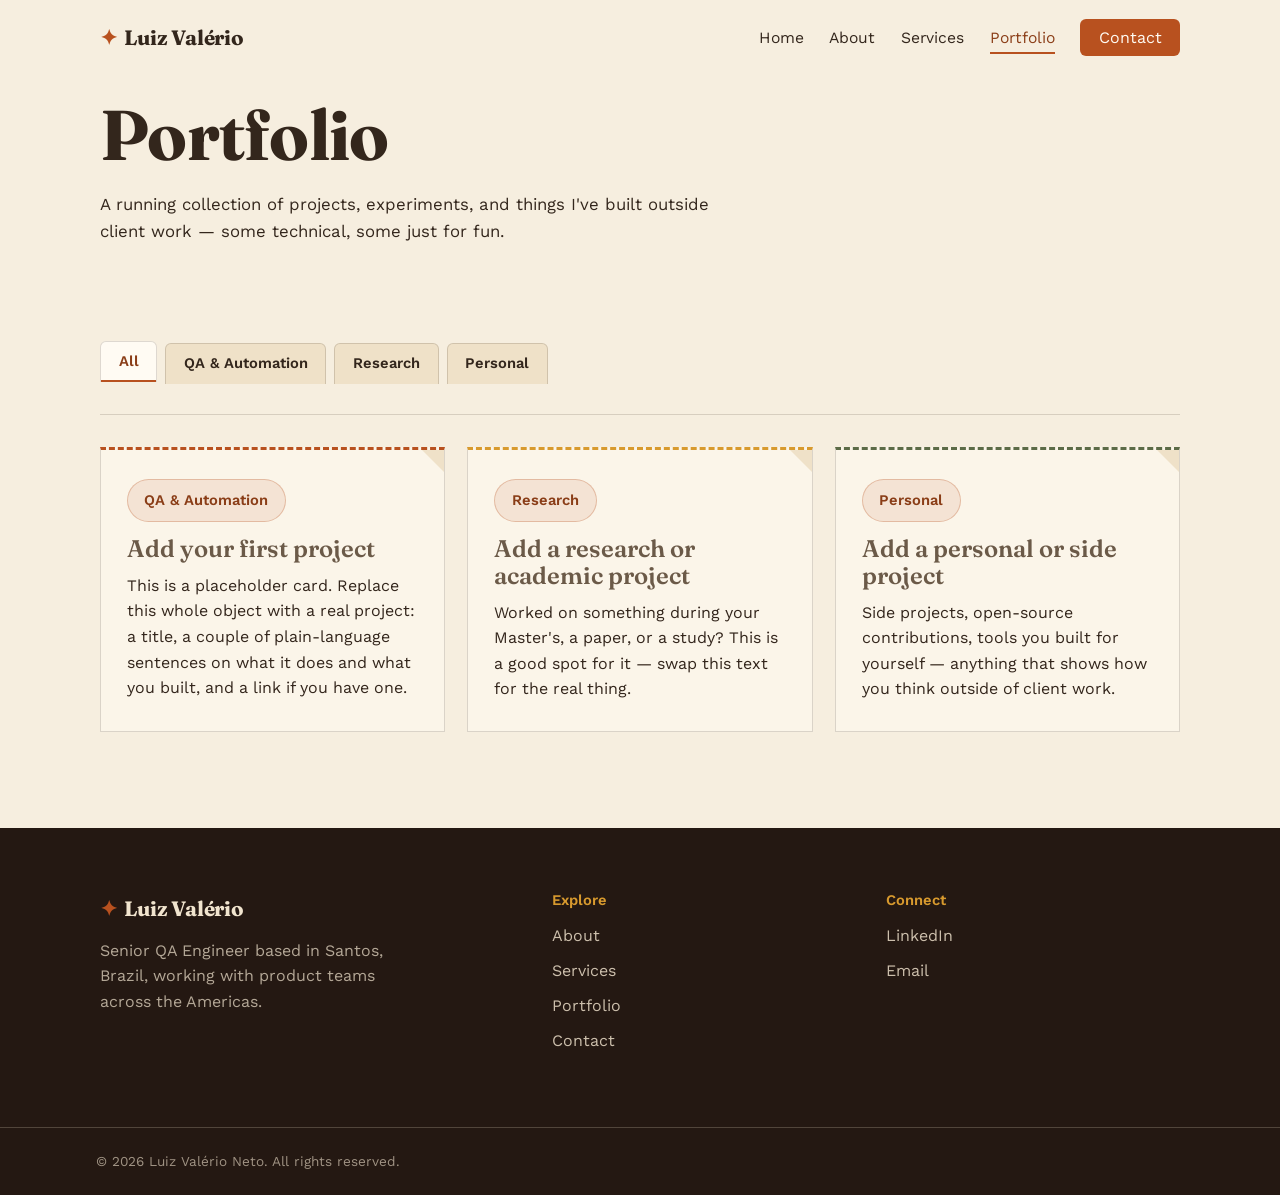
<file: portfolio.html>
<!DOCTYPE html>
<html lang="en">
<head>
<meta charset="UTF-8">
<meta name="viewport" content="width=device-width, initial-scale=1.0">
<title>Portfolio — Luiz Valério Neto</title>
<meta name="description" content="Projects, experiments, and work outside client contracts, from Senior QA Engineer Luiz Valério Neto.">
<meta property="og:title" content="Portfolio — Luiz Valério Neto">
<meta property="og:description" content="Projects and experiments outside client work.">
<meta property="og:type" content="website">
<link rel="icon" type="image/svg+xml" href="images/favicon.svg">
<link rel="preconnect" href="https://fonts.googleapis.com">
<link rel="preconnect" href="https://fonts.gstatic.com" crossorigin>
<link href="https://fonts.googleapis.com/css2?family=Fraunces:ital,wght@0,400;0,500;0,600;0,700;1,500&family=Work+Sans:wght@400;500;600;700&display=swap" rel="stylesheet">
<link rel="stylesheet" href="css/style.css">
<link rel="stylesheet" href="css/animations.css">
</head>
<body>
<a class="skip-link" href="#main">Skip to content</a>

<header class="site-header">
  <div class="container site-header__inner">
    <a href="index.html" class="logo"><span class="logo__mark">✦</span>Luiz Valério</a>
    <nav class="main-nav" id="mainNav" aria-label="Primary">
      <ul>
        <li><a href="index.html" class="nav-link">Home</a></li>
        <li><a href="about.html" class="nav-link">About</a></li>
        <li><a href="services.html" class="nav-link">Services</a></li>
        <li><a href="portfolio.html" class="nav-link is-active">Portfolio</a></li>
        <!-- Blog link hidden until you're ready to publish. Uncomment to reveal it in the nav:
        <li><a href="blog.html" class="nav-link">Blog</a></li>
        -->
        <li><a href="contact.html" class="nav-cta">Contact</a></li>
      </ul>
    </nav>
    <button class="nav-toggle" id="navToggle" aria-label="Toggle menu" aria-expanded="false">
      <span class="nav-toggle__bar"></span><span class="nav-toggle__bar"></span><span class="nav-toggle__bar"></span>
    </button>
  </div>
</header>

<main id="main">

  <section class="section" style="padding-bottom:0;">
    <div class="container">
      <h1 data-reveal="fade">Portfolio</h1>
      <p class="hero__lede" data-reveal="fade" style="margin-top:1rem;">A running collection of projects, experiments, and things I've built outside client work — some technical, some just for fun.</p>
    </div>
  </section>

  <section class="section">
    <div class="container">
      <div class="filter-bar" id="filterBar" data-reveal="fade"></div>
      <div class="portfolio-grid card-grid" id="portfolioGrid"></div>
    </div>
  </section>

</main>

<footer class="site-footer">
  <div class="container footer__inner">
    <div class="footer__brand">
      <a href="index.html" class="logo"><span class="logo__mark">✦</span>Luiz Valério</a>
      <p>Senior QA Engineer based in Santos, Brazil, working with product teams across the Americas.</p>
    </div>
    <div class="footer__col">
      <h4>Explore</h4>
      <a href="about.html">About</a>
      <a href="services.html">Services</a>
      <a href="portfolio.html">Portfolio</a>
      <a href="contact.html">Contact</a>
    </div>
    <div class="footer__col">
      <h4>Connect</h4>
      <a href="https://www.linkedin.com/in/luizvneto/" target="_blank" rel="noopener">LinkedIn</a>
      <a href="mailto:your.email@example.com">Email</a>
    </div>
  </div>
  <div class="footer__bottom">
    <p>&copy; <span id="year"></span> Luiz Valério Neto. All rights reserved.</p>
  </div>
</footer>

<script src="js/projects-data.js"></script>
<script src="js/main.js"></script>
</body>
</html>
</file>
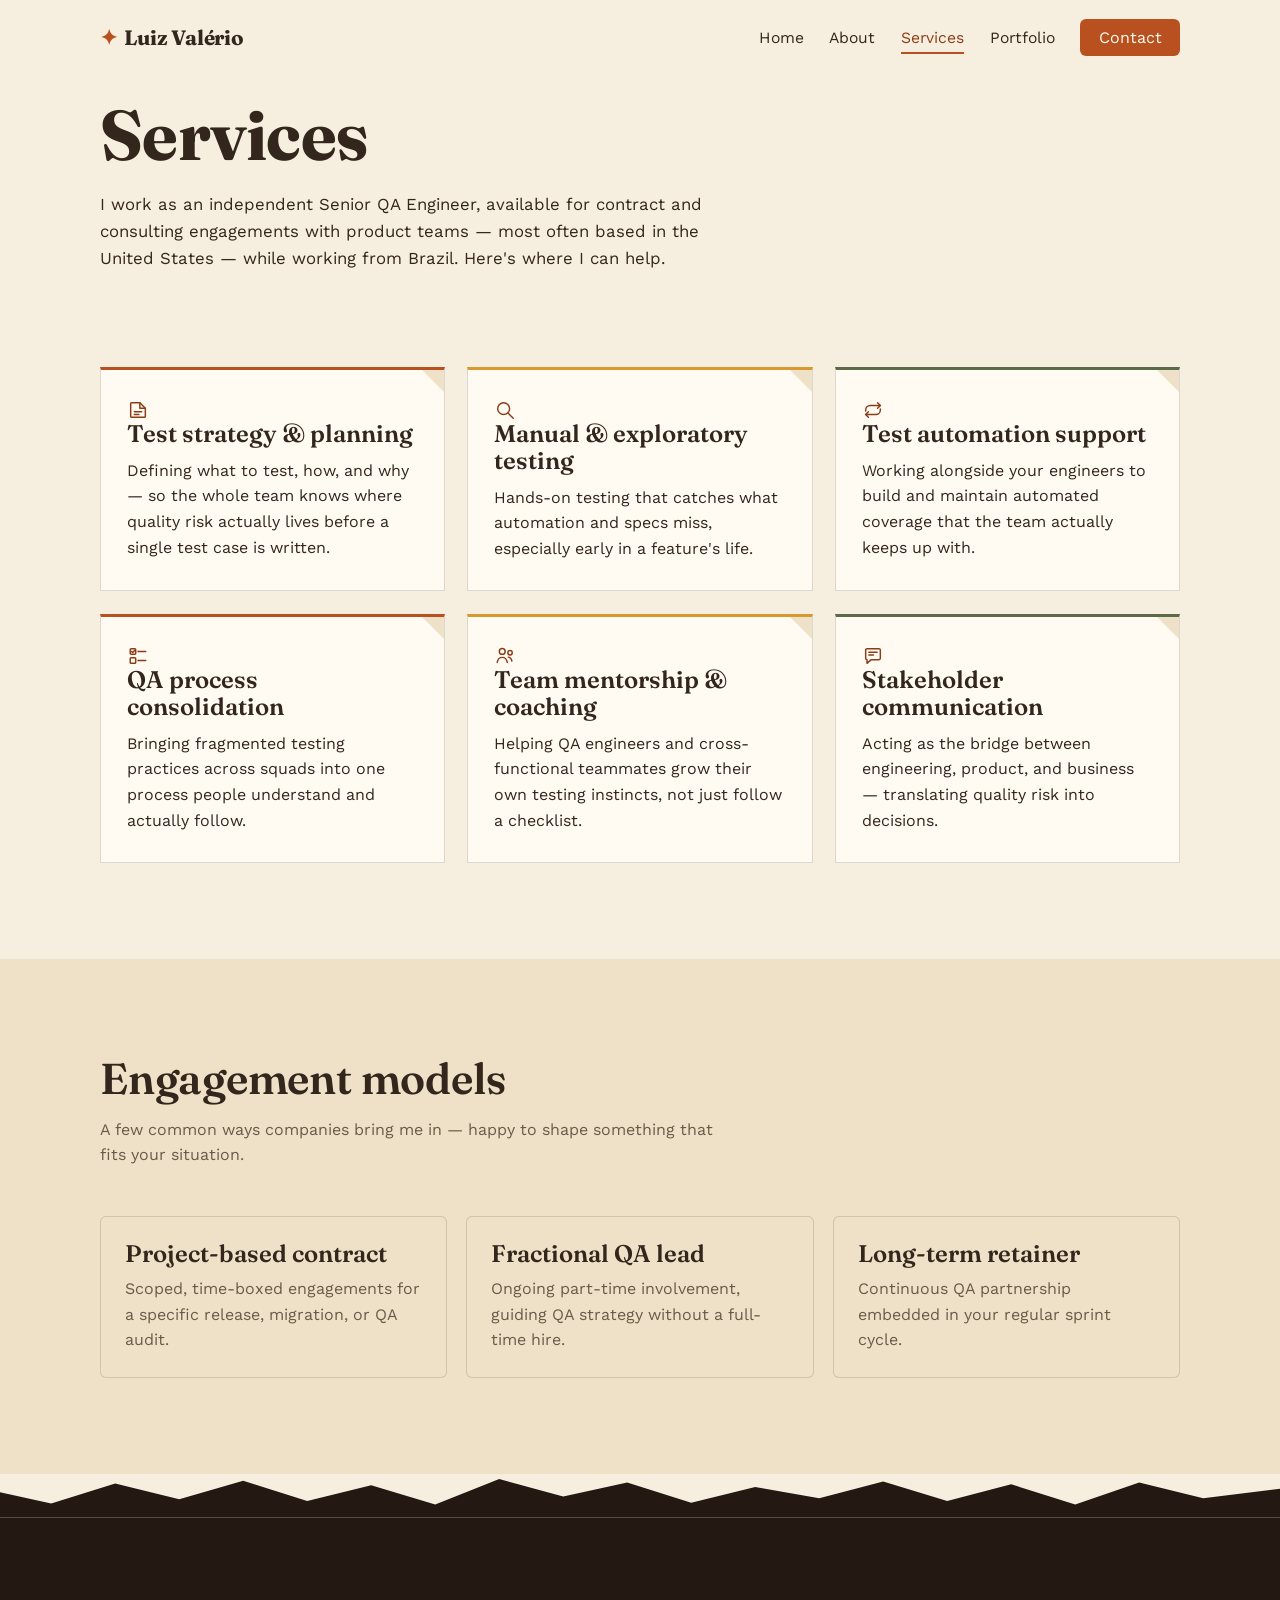
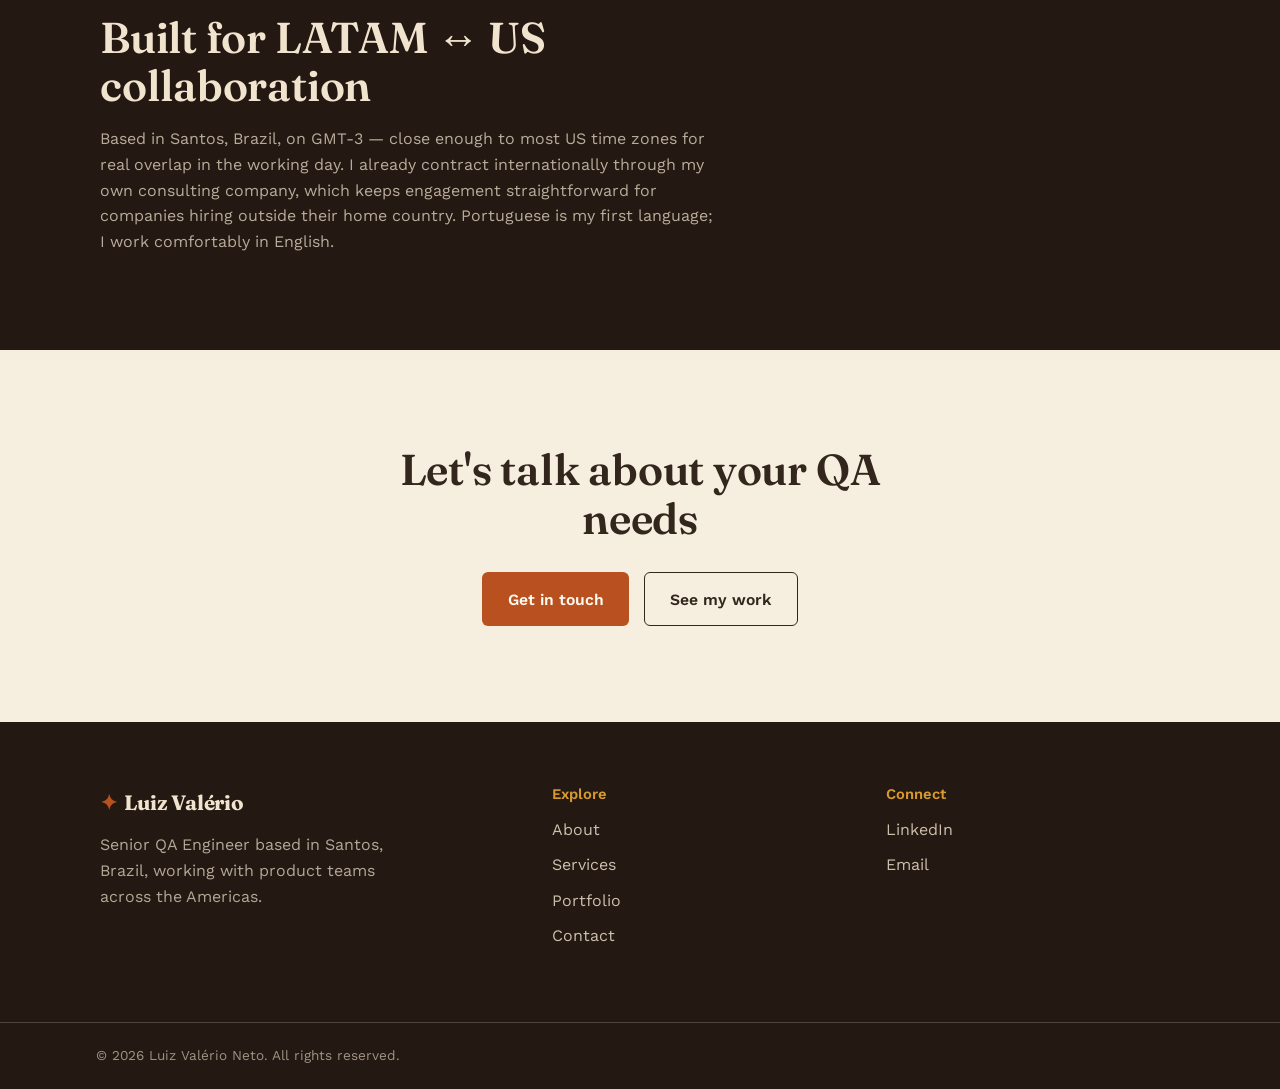
<file: services.html>
<!DOCTYPE html>
<html lang="en">
<head>
<meta charset="UTF-8">
<meta name="viewport" content="width=device-width, initial-scale=1.0">
<title>Services — Luiz Valério Neto, Senior QA Engineer</title>
<meta name="description" content="Test strategy, manual and automated testing, QA process consolidation, and team mentorship — flexible engagement models for international teams.">
<meta property="og:title" content="Services — Luiz Valério Neto">
<meta property="og:description" content="Flexible QA engagement models for international product teams.">
<meta property="og:type" content="website">
<link rel="icon" type="image/svg+xml" href="images/favicon.svg">
<link rel="preconnect" href="https://fonts.googleapis.com">
<link rel="preconnect" href="https://fonts.gstatic.com" crossorigin>
<link href="https://fonts.googleapis.com/css2?family=Fraunces:ital,wght@0,400;0,500;0,600;0,700;1,500&family=Work+Sans:wght@400;500;600;700&display=swap" rel="stylesheet">
<link rel="stylesheet" href="css/style.css">
<link rel="stylesheet" href="css/animations.css">
</head>
<body>
<a class="skip-link" href="#main">Skip to content</a>

<header class="site-header">
  <div class="container site-header__inner">
    <a href="index.html" class="logo"><span class="logo__mark">✦</span>Luiz Valério</a>
    <nav class="main-nav" id="mainNav" aria-label="Primary">
      <ul>
        <li><a href="index.html" class="nav-link">Home</a></li>
        <li><a href="about.html" class="nav-link">About</a></li>
        <li><a href="services.html" class="nav-link is-active">Services</a></li>
        <li><a href="portfolio.html" class="nav-link">Portfolio</a></li>
        <!-- Blog link hidden until you're ready to publish. Uncomment to reveal it in the nav:
        <li><a href="blog.html" class="nav-link">Blog</a></li>
        -->
        <li><a href="contact.html" class="nav-cta">Contact</a></li>
      </ul>
    </nav>
    <button class="nav-toggle" id="navToggle" aria-label="Toggle menu" aria-expanded="false">
      <span class="nav-toggle__bar"></span><span class="nav-toggle__bar"></span><span class="nav-toggle__bar"></span>
    </button>
  </div>
</header>

<main id="main">

  <section class="section" style="padding-bottom:0;">
    <div class="container">
      <h1 data-reveal="fade">Services</h1>
      <p class="hero__lede" data-reveal="fade" style="margin-top:1rem;">I work as an independent Senior QA Engineer, available for contract and consulting engagements with product teams — most often based in the United States — while working from Brazil. Here's where I can help.</p>
    </div>
  </section>

  <section class="section">
    <div class="container">
      <div class="card-grid stagger">
        <article class="index-card" data-reveal="fade">
          <span class="index-card__icon">
            <svg class="icon" viewBox="0 0 24 24"><path d="M4 19V5a1 1 0 0 1 1-1h9l6 6v9a1 1 0 0 1-1 1H5a1 1 0 0 1-1-1Z"/><path d="M14 4v6h6"/><path d="M8 14h8M8 17h5"/></svg>
          </span>
          <h3 class="index-card__title">Test strategy &amp; planning</h3>
          <p>Defining what to test, how, and why — so the whole team knows where quality risk actually lives before a single test case is written.</p>
        </article>
        <article class="index-card" data-reveal="fade">
          <span class="index-card__icon">
            <svg class="icon" viewBox="0 0 24 24"><circle cx="10.5" cy="10.5" r="6.5"/><path d="M15.5 15.5L21 21"/></svg>
          </span>
          <h3 class="index-card__title">Manual &amp; exploratory testing</h3>
          <p>Hands-on testing that catches what automation and specs miss, especially early in a feature's life.</p>
        </article>
        <article class="index-card" data-reveal="fade">
          <span class="index-card__icon">
            <svg class="icon" viewBox="0 0 24 24"><path d="M17 4l3 3-3 3"/><path d="M20 7H9a5 5 0 0 0-5 5v1"/><path d="M7 20l-3-3 3-3"/><path d="M4 17h11a5 5 0 0 0 5-5v-1"/></svg>
          </span>
          <h3 class="index-card__title">Test automation support</h3>
          <p>Working alongside your engineers to build and maintain automated coverage that the team actually keeps up with.</p>
        </article>
        <article class="index-card" data-reveal="fade">
          <span class="index-card__icon">
            <svg class="icon" viewBox="0 0 24 24"><rect x="3.5" y="4" width="6" height="6" rx="1"/><path d="M5 7l1.2 1.2L8.5 5.8"/><path d="M12 7h8.5"/><rect x="3.5" y="14" width="6" height="6" rx="1"/><path d="M12 17h8.5"/></svg>
          </span>
          <h3 class="index-card__title">QA process consolidation</h3>
          <p>Bringing fragmented testing practices across squads into one process people understand and actually follow.</p>
        </article>
        <article class="index-card" data-reveal="fade">
          <span class="index-card__icon">
            <svg class="icon" viewBox="0 0 24 24"><circle cx="9" cy="7" r="3.2"/><path d="M3.5 19c.6-3.6 3-5.5 5.5-5.5s4.9 1.9 5.5 5.5"/><circle cx="17.5" cy="8.5" r="2.4"/><path d="M15.8 13.2c1.9.4 3.3 1.9 3.7 4.3"/></svg>
          </span>
          <h3 class="index-card__title">Team mentorship &amp; coaching</h3>
          <p>Helping QA engineers and cross-functional teammates grow their own testing instincts, not just follow a checklist.</p>
        </article>
        <article class="index-card" data-reveal="fade">
          <span class="index-card__icon">
            <svg class="icon" viewBox="0 0 24 24"><path d="M4 5.5A1.5 1.5 0 0 1 5.5 4h13A1.5 1.5 0 0 1 20 5.5v9A1.5 1.5 0 0 1 18.5 16H10l-4.5 4v-4H5.5A1.5 1.5 0 0 1 4 14.5v-9Z"/><path d="M7.5 8h9M7.5 11h5"/></svg>
          </span>
          <h3 class="index-card__title">Stakeholder communication</h3>
          <p>Acting as the bridge between engineering, product, and business — translating quality risk into decisions.</p>
        </article>
      </div>
    </div>
  </section>

  <section class="section section--alt">
    <div class="container">
      <div class="section-head">
        <h2>Engagement models</h2>
        <p class="text-soft">A few common ways companies bring me in — happy to shape something that fits your situation.</p>
      </div>
      <div class="model-grid" data-reveal="fade">
        <div class="model">
          <h3>Project-based contract</h3>
          <p class="text-soft">Scoped, time-boxed engagements for a specific release, migration, or QA audit.</p>
        </div>
        <div class="model">
          <h3>Fractional QA lead</h3>
          <p class="text-soft">Ongoing part-time involvement, guiding QA strategy without a full-time hire.</p>
        </div>
        <div class="model">
          <h3>Long-term retainer</h3>
          <p class="text-soft">Continuous QA partnership embedded in your regular sprint cycle.</p>
        </div>
      </div>
    </div>
  </section>

  <div class="torn-edge" aria-hidden="true"></div>
  <section class="section section--dark">
    <div class="container">
      <div style="max-width:640px;">
        <h2 data-reveal="fade">Built for LATAM ↔ US collaboration</h2>
        <p class="text-soft" data-reveal="fade" style="margin-top:1rem;">Based in Santos, Brazil, on GMT-3 — close enough to most US time zones for real overlap in the working day. I already contract internationally through my own consulting company, which keeps engagement straightforward for companies hiring outside their home country. Portuguese is my first language; I work comfortably in English.</p>
      </div>
    </div>
  </section>

  <section class="section cta-band">
    <div class="container">
      <h2 data-reveal="fade">Let's talk about your QA needs</h2>
      <div class="btn-row" data-reveal="fade">
        <a href="contact.html" class="btn btn--primary">Get in touch</a>
        <a href="portfolio.html" class="btn btn--outline">See my work</a>
      </div>
    </div>
  </section>

</main>

<footer class="site-footer">
  <div class="container footer__inner">
    <div class="footer__brand">
      <a href="index.html" class="logo"><span class="logo__mark">✦</span>Luiz Valério</a>
      <p>Senior QA Engineer based in Santos, Brazil, working with product teams across the Americas.</p>
    </div>
    <div class="footer__col">
      <h4>Explore</h4>
      <a href="about.html">About</a>
      <a href="services.html">Services</a>
      <a href="portfolio.html">Portfolio</a>
      <a href="contact.html">Contact</a>
    </div>
    <div class="footer__col">
      <h4>Connect</h4>
      <a href="https://www.linkedin.com/in/luizvneto/" target="_blank" rel="noopener">LinkedIn</a>
      <a href="mailto:your.email@example.com">Email</a>
    </div>
  </div>
  <div class="footer__bottom">
    <p>&copy; <span id="year"></span> Luiz Valério Neto. All rights reserved.</p>
  </div>
</footer>

<script src="js/main.js"></script>
</body>
</html>
</file>
<file: css/style.css>
/* =================================================================
   Luiz Valério Neto — Senior QA Engineer
   Main stylesheet
   ================================================================= */

:root {
  /* Color */
  --paper: #f6eedf;
  --paper-deep: #efe1c8;
  --surface: #fffbf3;
  --ink: #33261c;
  --ink-soft: #6b5a48;
  --rust: #b8511f;
  --rust-dark: #8a3d17;
  --marigold: #d89a2e;
  --marigold-dark: #8a6415;
  --moss: #5c6b47;
  --espresso: #241812;
  --espresso-text: #f1e4ce;
  --line: rgba(51, 38, 28, 0.16);
  --line-light: rgba(241, 228, 206, 0.22);

  /* Type */
  --font-display: "Fraunces", serif;
  --font-body: "Work Sans", sans-serif;

  /* Layout */
  --container-w: 1160px;
  --radius-sm: 6px;
  --radius-pill: 999px;
  --shadow-soft: 0 18px 40px rgba(36, 24, 18, 0.12);
  --header-h: 76px;
}

/* ---------- Reset ---------- */
*, *::before, *::after { box-sizing: border-box; }
html { scroll-behavior: smooth; }
@media (prefers-reduced-motion: reduce) {
  html { scroll-behavior: auto; }
}
body, h1, h2, h3, h4, p, figure, blockquote { margin: 0; }
ul { list-style: none; margin: 0; padding: 0; }
a { color: inherit; text-decoration: none; }
img, svg { display: block; max-width: 100%; }
button { font: inherit; color: inherit; background: none; border: 0; cursor: pointer; }
input, textarea { font: inherit; }

body {
  background: var(--paper);
  color: var(--ink);
  font-family: var(--font-body);
  font-size: 16px;
  line-height: 1.6;
  -webkit-font-smoothing: antialiased;
}

h1, h2, h3, h4 {
  font-family: var(--font-display);
  font-weight: 600;
  line-height: 1.12;
  color: var(--ink);
}

h1 { font-size: clamp(2.6rem, 5.5vw, 4.4rem); font-weight: 700; letter-spacing: -0.01em; }
h2 { font-size: clamp(1.9rem, 3.6vw, 2.7rem); letter-spacing: -0.005em; }
h3 { font-size: clamp(1.25rem, 2vw, 1.5rem); }

p { max-width: 62ch; }
p.wide { max-width: none; }

.text-soft { color: var(--ink-soft); }

/* Focus visibility */
a:focus-visible, button:focus-visible, .filter-tab:focus-visible {
  outline: 2px solid var(--rust);
  outline-offset: 3px;
  border-radius: 3px;
}

/* Skip link */
.skip-link {
  position: absolute;
  left: 1rem;
  top: -60px;
  background: var(--ink);
  color: var(--paper);
  padding: 0.6rem 1rem;
  border-radius: var(--radius-sm);
  z-index: 999;
  transition: top 0.2s ease;
}
.skip-link:focus { top: 1rem; }

/* ---------- Layout helpers ---------- */
.container {
  max-width: var(--container-w);
  margin-inline: auto;
  padding-inline: clamp(1.25rem, 4vw, 2.5rem);
}

.section {
  padding-block: clamp(3.5rem, 8vw, 6rem);
}
.section--tight { padding-block: clamp(2.5rem, 5vw, 3.5rem); }
.section--alt { background: var(--paper-deep); }
.section--dark { background: var(--espresso); color: var(--espresso-text); }
.section--dark h1, .section--dark h2, .section--dark h3 { color: var(--espresso-text); }
.section--dark .text-soft { color: rgba(241, 228, 206, 0.72); }

.section-head { max-width: 640px; margin-bottom: clamp(2rem, 4vw, 3rem); }
.section-head p { margin-top: 0.85rem; }

.stack { display: flex; flex-direction: column; gap: 1rem; }

/* ---------- Header ---------- */
.site-header {
  position: fixed;
  inset: 0 0 auto 0;
  height: var(--header-h);
  display: flex;
  align-items: center;
  z-index: 100;
  transition: background-color 0.35s ease, box-shadow 0.35s ease, height 0.3s ease;
}
.site-header.is-scrolled {
  background: rgba(246, 238, 223, 0.92);
  backdrop-filter: blur(10px);
  box-shadow: 0 1px 0 var(--line);
  height: 64px;
}
.site-header__inner {
  display: flex;
  align-items: center;
  justify-content: space-between;
  width: 100%;
}

.logo {
  font-family: var(--font-display);
  font-weight: 700;
  font-size: 1.3rem;
  letter-spacing: -0.01em;
  display: inline-flex;
  align-items: center;
  gap: 0.4rem;
}
.logo__mark { color: var(--rust); }

.main-nav ul {
  display: flex;
  align-items: center;
  gap: clamp(1.1rem, 2vw, 2rem);
}
.nav-link {
  position: relative;
  padding-block: 0.3rem;
  font-size: 0.98rem;
}
.nav-link::after {
  content: "";
  position: absolute;
  left: 0; right: 100%;
  bottom: -2px;
  height: 2px;
  background: var(--rust);
  transition: right 0.25s ease;
}
.nav-link:hover::after, .nav-link.is-active::after { right: 0; }
.nav-link.is-active { color: var(--rust-dark); }

.nav-cta {
  background: var(--rust);
  color: var(--surface) !important;
  padding: 0.55rem 1.15rem;
  border-radius: var(--radius-sm);
  transition: background-color 0.25s ease, transform 0.25s ease;
}
.nav-cta::after { display: none; }
.nav-cta:hover { background: var(--rust-dark); transform: translateY(-1px); }

.nav-toggle {
  display: none;
  flex-direction: column;
  gap: 5px;
  padding: 0.5rem;
  z-index: 110;
}
.nav-toggle__bar {
  width: 24px; height: 2px;
  background: var(--ink);
  transition: transform 0.3s ease, opacity 0.3s ease;
}
body.nav-open .nav-toggle__bar:nth-child(1) { transform: translateY(7px) rotate(45deg); }
body.nav-open .nav-toggle__bar:nth-child(2) { opacity: 0; }
body.nav-open .nav-toggle__bar:nth-child(3) { transform: translateY(-7px) rotate(-45deg); }

@media (max-width: 900px) {
  .nav-toggle { display: flex; }
  .main-nav {
    position: fixed;
    inset: 0;
    background: var(--paper-deep);
    transform: translateX(100%);
    transition: transform 0.35s ease;
    padding-top: var(--header-h);
  }
  body.nav-open .main-nav { transform: translateX(0); }
  .main-nav ul {
    flex-direction: column;
    align-items: flex-start;
    padding: 2rem clamp(1.25rem, 4vw, 2.5rem);
    gap: 1.6rem;
  }
  .nav-link { font-size: 1.3rem; }
  .nav-cta { margin-top: 0.5rem; }
}

/* ---------- Buttons ---------- */
.btn {
  position: relative;
  display: inline-flex;
  align-items: center;
  gap: 0.5rem;
  padding: 0.85rem 1.6rem;
  border-radius: var(--radius-sm);
  font-weight: 600;
  font-size: 0.98rem;
  overflow: hidden;
  isolation: isolate;
}
.btn--primary {
  background: var(--rust);
  color: var(--surface);
}
.btn--primary::before {
  content: "";
  position: absolute;
  inset: 0;
  background: var(--rust-dark);
  transform: translateX(-101%);
  transition: transform 0.3s ease;
  z-index: -1;
}
.btn--primary:hover::before { transform: translateX(0); }

.btn--outline {
  border: 1.5px solid var(--ink);
  color: var(--ink);
}
.btn--outline::before {
  content: "";
  position: absolute;
  inset: 0;
  background: var(--ink);
  transform: translateX(-101%);
  transition: transform 0.3s ease;
  z-index: -1;
}
.btn--outline:hover { color: var(--paper); }
.btn--outline:hover::before { transform: translateX(0); }

.btn--outline-light {
  border: 1.5px solid rgba(241, 228, 206, 0.55);
  color: var(--espresso-text);
}
.btn--outline-light::before {
  content: "";
  position: absolute;
  inset: 0;
  background: var(--espresso-text);
  transform: translateX(-101%);
  transition: transform 0.3s ease;
  z-index: -1;
}
.btn--outline-light:hover { color: var(--espresso); }
.btn--outline-light:hover::before { transform: translateX(0); }

.btn-row { display: flex; flex-wrap: wrap; gap: 0.9rem; }

.text-link {
  display: inline-flex;
  align-items: center;
  gap: 0.35rem;
  font-weight: 600;
  border-bottom: 1.5px solid var(--line);
  padding-bottom: 2px;
  transition: border-color 0.2s ease, color 0.2s ease;
}
.text-link:hover { border-color: var(--rust); color: var(--rust-dark); }
.text-link svg { width: 14px; height: 14px; }

/* ---------- Icons ---------- */
.icon {
  width: 22px;
  height: 22px;
  stroke: currentColor;
  fill: none;
  stroke-width: 1.6;
  stroke-linecap: round;
  stroke-linejoin: round;
  flex-shrink: 0;
}

/* ---------- Hero ---------- */
.hero {
  position: relative;
  padding-top: calc(var(--header-h) + clamp(2rem, 6vw, 4rem));
  padding-bottom: clamp(3rem, 7vw, 5rem);
  overflow: hidden;
}
.hero__inner {
  display: grid;
  grid-template-columns: 1.05fr 0.95fr;
  gap: clamp(2rem, 5vw, 4rem);
  align-items: center;
}
@media (max-width: 860px) {
  .hero__inner { grid-template-columns: 1fr; }
  .hero__visual { order: -1; max-width: 280px; margin-inline: auto; }
}

.hero__role {
  font-family: var(--font-display);
  font-weight: 500;
  font-style: italic;
  font-size: clamp(1.3rem, 2.4vw, 1.7rem);
  color: var(--rust-dark);
  margin-top: 0.35rem;
}
.hero__tagline-row {
  margin-top: 1.4rem;
  font-size: clamp(1.05rem, 1.6vw, 1.25rem);
  min-height: 1.6em;
  color: var(--ink-soft);
}
.hero__caret {
  display: inline-block;
  width: 2px;
  margin-left: 2px;
  background: var(--rust);
  animation: caretBlink 1s steps(1) infinite;
}
.hero__lede { margin-top: 1.4rem; font-size: 1.05rem; }
.hero__actions { margin-top: 2.2rem; }

.hero__visual {
  position: relative;
  aspect-ratio: 1 / 1;
  display: flex;
  align-items: center;
  justify-content: center;
}
.leaves {
  position: absolute;
  inset: -10% -10% -10% -10%;
  pointer-events: none;
  z-index: 0;
}
.leaf {
  position: absolute;
  top: 0;
  border-radius: 0 60% 0 60%;
  opacity: 0;
  animation-name: leafFall;
  animation-timing-function: linear;
  animation-iteration-count: infinite;
}

.stamp-wrapper {
  position: relative;
  z-index: 1;
  width: min(300px, 82%);
  animation: stampFloat 6s ease-in-out infinite;
}
.stamp { width: 100%; height: auto; overflow: visible; }
.stamp-ring {
  transform-origin: 110px 110px;
  animation: stampSpin 60s linear infinite;
}
.stamp-outer-ring { fill: none; stroke: var(--rust); stroke-width: 1.4; opacity: 0.75; }
.stamp-inner-ring { fill: none; stroke: var(--rust); stroke-width: 3; }
.stamp-ring-text {
  font-family: var(--font-body);
  font-size: 11.5px;
  font-weight: 600;
  letter-spacing: 1px;
  fill: var(--rust-dark);
}
.stamp-ticks line { stroke: var(--rust); stroke-width: 3; stroke-linecap: round; }
.stamp-check { fill: none; stroke: var(--rust-dark); stroke-width: 8; stroke-linecap: round; stroke-linejoin: round; }

/* ---------- Fact strip ---------- */
.fact-strip {
  display: flex;
  flex-wrap: wrap;
  border-top: 1px solid var(--line);
  border-bottom: 1px solid var(--line);
}
.fact-strip__item {
  flex: 1 1 220px;
  padding: 1.4rem clamp(1rem, 2vw, 1.8rem);
  border-left: 1px solid var(--line);
  font-size: 0.98rem;
}
.fact-strip__item:first-child { border-left: none; }
@media (max-width: 640px) {
  .fact-strip__item { border-left: none; border-top: 1px solid var(--line); }
  .fact-strip__item:first-child { border-top: none; }
}

/* ---------- Ledger rows ---------- */
.ledger { border-top: 1px solid var(--line); }
.ledger-row {
  display: flex;
  gap: 1.4rem;
  padding-block: 1.9rem;
  border-bottom: 1px solid var(--line);
  align-items: flex-start;
}
.ledger-row__icon {
  flex-shrink: 0;
  width: 46px;
  height: 46px;
  border-radius: 50%;
  background: var(--paper-deep);
  display: flex;
  align-items: center;
  justify-content: center;
  color: var(--rust-dark);
}
.section--dark .ledger-row__icon { background: rgba(241, 228, 206, 0.1); color: var(--marigold); }
.section--dark .ledger { border-color: var(--line-light); }
.section--dark .ledger-row { border-color: var(--line-light); }
.ledger-row__content h3 { margin-bottom: 0.35rem; }
.ledger-row__meta { color: var(--ink-soft); font-size: 0.95rem; margin-top: 0.2rem; }
.ledger-row__underline {
  display: block;
  height: 1px;
  background: var(--rust);
  width: 0;
  margin-top: 0.6rem;
  transition: width 0.7s ease;
}
[data-reveal].is-in .ledger-row__underline { width: 46px; }

/* ---------- Tag cloud ---------- */
.tag-cloud { display: flex; flex-wrap: wrap; gap: 0.65rem; }
.tag {
  display: inline-flex;
  align-items: center;
  padding: 0.55rem 1.05rem;
  border-radius: var(--radius-pill);
  font-size: 0.92rem;
  font-weight: 600;
  border: 1px solid transparent;
}
.tag:nth-child(3n+1) { color: var(--rust-dark); background: rgba(184, 81, 31, 0.1); border-color: rgba(184, 81, 31, 0.28); }
.tag:nth-child(3n+2) { color: var(--marigold-dark); background: rgba(216, 154, 46, 0.14); border-color: rgba(216, 154, 46, 0.3); }
.tag:nth-child(3n) { color: var(--moss); background: rgba(92, 107, 71, 0.12); border-color: rgba(92, 107, 71, 0.3); }

/* ---------- Index cards (services / portfolio) ---------- */
.card-grid {
  display: grid;
  grid-template-columns: repeat(auto-fit, minmax(260px, 1fr));
  gap: 1.4rem;
}
.index-card {
  position: relative;
  background: var(--surface);
  border: 1px solid var(--line);
  border-top: 3px solid var(--rust);
  padding: 1.8rem 1.6rem;
  transition: transform 0.3s ease, box-shadow 0.3s ease;
  overflow: hidden;
}
.index-card::before {
  content: "";
  position: absolute;
  top: 0; right: 0;
  width: 0; height: 0;
  border-style: solid;
  border-width: 0 22px 22px 0;
  border-color: transparent var(--paper-deep) transparent transparent;
  transition: border-color 0.3s ease;
}
.index-card:hover {
  transform: translateY(-4px);
  box-shadow: var(--shadow-soft);
}
.index-card:nth-child(3n+2) { border-top-color: var(--marigold); }
.index-card:nth-child(3n) { border-top-color: var(--moss); }
.index-card__icon { color: var(--rust-dark); margin-bottom: 1rem; }
.index-card__title { margin-bottom: 0.6rem; }
.index-card__meta {
  margin-top: 1rem;
  padding-top: 0.9rem;
  border-top: 1px dashed var(--line);
  font-size: 0.88rem;
  color: var(--ink-soft);
}
.index-card--placeholder {
  border-top-style: dashed;
  border-top-width: 3px;
  background: rgba(255, 251, 243, 0.5);
}
.index-card--placeholder .index-card__title { color: var(--ink-soft); }

/* ---------- Engagement models ---------- */
.model-grid { display: grid; grid-template-columns: repeat(auto-fit, minmax(220px, 1fr)); gap: 1.2rem; }
.model {
  padding: 1.5rem;
  border: 1px solid var(--line);
  border-radius: var(--radius-sm);
  background: var(--paper-deep);
}
.model h3 { margin-bottom: 0.5rem; }

/* ---------- Filter bar (portfolio) ---------- */
.filter-bar { display: flex; flex-wrap: wrap; gap: 0.5rem; margin-bottom: 2rem; }
.filter-tab {
  padding: 0.55rem 1.1rem 0.5rem;
  border: 1px solid var(--line);
  border-bottom: none;
  border-radius: 6px 6px 0 0;
  background: var(--paper-deep);
  font-size: 0.92rem;
  font-weight: 600;
  transform: translateY(2px);
  transition: transform 0.2s ease, background-color 0.2s ease, color 0.2s ease;
}
.filter-tab:hover { color: var(--rust-dark); }
.filter-tab.is-active {
  background: var(--surface);
  border-color: var(--line);
  transform: translateY(0);
  color: var(--rust-dark);
  box-shadow: 0 -2px 0 var(--rust) inset;
}
.portfolio-grid { border-top: 1px solid var(--line); padding-top: 2rem; }
.project-card { display: none; }
.project-card.is-visible { display: block; }

/* ---------- Timeline (about) ---------- */
.timeline { position: relative; padding-left: 2.2rem; }
.timeline::before {
  content: "";
  position: absolute;
  left: 6px; top: 6px; bottom: 6px;
  width: 2px;
  background: var(--line);
}
.timeline-item { position: relative; padding-bottom: 2.1rem; }
.timeline-item:last-child { padding-bottom: 0; }
.timeline-item::before {
  content: "";
  position: absolute;
  left: -2.2rem;
  top: 5px;
  width: 14px; height: 14px;
  border-radius: 50%;
  background: var(--paper);
  border: 2px solid var(--rust);
}
.timeline-item__year { color: var(--rust-dark); font-weight: 700; font-size: 0.92rem; }
.timeline-item__title { margin-top: 0.2rem; }
.timeline-item__meta { color: var(--ink-soft); font-size: 0.95rem; margin-top: 0.15rem; }

/* ---------- Pull quote ---------- */
.pull-quote {
  font-family: var(--font-display);
  font-style: italic;
  font-weight: 500;
  font-size: clamp(1.4rem, 2.6vw, 1.9rem);
  line-height: 1.4;
  border-left: 3px solid var(--rust);
  padding-left: 1.5rem;
  max-width: 46ch;
  color: var(--ink);
}

/* ---------- Torn edge divider ---------- */
.torn-edge {
  height: 44px;
  background: var(--espresso);
  clip-path: polygon(0% 100%,0% 42%,4% 68%,9% 22%,14% 58%,19% 16%,24% 62%,29% 26%,34% 70%,39% 12%,44% 52%,49% 20%,54% 66%,59% 30%,64% 56%,69% 18%,74% 62%,79% 24%,84% 70%,89% 20%,94% 56%,100% 34%,100% 100%);
}

/* ---------- CTA band ---------- */
.cta-band { text-align: center; }
.cta-band h2 { max-width: 20ch; margin-inline: auto; }
.cta-band p { margin: 1rem auto 0; }
.cta-band .btn-row { justify-content: center; margin-top: 1.8rem; }

/* ---------- Postcard (contact) ---------- */
.postcard {
  background: var(--surface);
  border: 1px solid var(--line);
  box-shadow: var(--shadow-soft);
  padding: clamp(1.8rem, 4vw, 2.8rem);
  max-width: 620px;
  transform: rotate(-0.6deg);
  display: grid;
  grid-template-columns: auto 1fr;
  gap: clamp(1.5rem, 4vw, 2.5rem);
  align-items: center;
}
@media (max-width: 560px) {
  .postcard { grid-template-columns: 1fr; text-align: left; }
  .postcard__postmark { margin: 0 auto; }
}
.postcard__postmark { width: 110px; }
.postcard__lines { display: flex; flex-direction: column; gap: 0.9rem; }
.postcard__line-label { display: block; font-size: 0.82rem; color: var(--ink-soft); margin-bottom: 0.15rem; }
.postcard__line-value { font-size: 1.05rem; font-weight: 600; }

/* ---------- Blog ---------- */
.blog-empty {
  border: 1px dashed var(--line);
  padding: 2.4rem;
  text-align: center;
  border-radius: var(--radius-sm);
}
.blog-template-card {
  border: 1px dashed var(--rust);
  padding: 1.6rem;
  margin-top: 2rem;
  display: flex;
  align-items: center;
  justify-content: space-between;
  gap: 1rem;
  flex-wrap: wrap;
  background: rgba(184, 81, 31, 0.05);
}

/* ---------- Article (blog post) ---------- */
.article-meta { display: flex; gap: 0.6rem; flex-wrap: wrap; margin-bottom: 1.2rem; }
.article-header { max-width: 68ch; }
.article-body { max-width: 68ch; margin-top: 2.2rem; }
.article-body p { margin-bottom: 1.3rem; }
.article-body p:first-of-type::first-letter {
  font-family: var(--font-display);
  font-weight: 700;
  font-size: 3.4em;
  float: left;
  line-height: 0.85;
  padding-right: 0.12em;
  padding-top: 0.05em;
  color: var(--rust);
}
.article-body h2 { margin: 2.2rem 0 1rem; font-size: 1.5rem; }
.article-body blockquote {
  font-family: var(--font-display);
  font-style: italic;
  font-size: 1.25rem;
  border-left: 3px solid var(--rust);
  padding-left: 1.3rem;
  margin: 1.8rem 0;
  color: var(--ink);
}
.article-image-placeholder {
  aspect-ratio: 16 / 9;
  background: linear-gradient(135deg, var(--paper-deep), var(--surface));
  border: 1px dashed var(--line);
  display: flex;
  align-items: center;
  justify-content: center;
  color: var(--ink-soft);
  font-size: 0.9rem;
  margin: 2rem 0;
}

/* ---------- Footer ---------- */
.site-footer { background: var(--espresso); color: var(--espresso-text); }
.footer__inner {
  display: grid;
  grid-template-columns: 1.4fr 1fr 1fr;
  gap: 2.5rem;
  padding-block: clamp(3rem, 6vw, 4rem);
}
@media (max-width: 640px) {
  .footer__inner { grid-template-columns: 1fr; gap: 2rem; }
}
.footer__brand p { margin-top: 0.8rem; color: rgba(241, 228, 206, 0.7); max-width: 32ch; }
.footer__col h4 { font-family: var(--font-body); font-size: 0.92rem; font-weight: 600; margin-bottom: 0.9rem; color: var(--marigold); }
.footer__col a, .footer__col span { display: block; color: rgba(241, 228, 206, 0.82); margin-bottom: 0.6rem; }
.footer__col a:hover { color: var(--marigold); }
.footer__bottom {
  border-top: 1px solid var(--line-light);
  padding-block: 1.4rem;
  font-size: 0.85rem;
  color: rgba(241, 228, 206, 0.6);
  text-align: center;
}

/* ---------- Utility: staggered children ---------- */
.stagger > *:nth-child(1) { transition-delay: 0ms; }
.stagger > *:nth-child(2) { transition-delay: 70ms; }
.stagger > *:nth-child(3) { transition-delay: 140ms; }
.stagger > *:nth-child(4) { transition-delay: 210ms; }
.stagger > *:nth-child(5) { transition-delay: 280ms; }
.stagger > *:nth-child(6) { transition-delay: 350ms; }
.stagger > *:nth-child(7) { transition-delay: 420ms; }
.stagger > *:nth-child(8) { transition-delay: 490ms; }
</file>
<file: css/animations.css>
/* =================================================================
   Animations — keyframes + scroll-reveal states
   All continuous/decorative motion is skipped under prefers-reduced-motion.
   ================================================================= */

/* ---------- Hero load-in sequence (the one big orchestrated moment) ---------- */
@keyframes heroRise {
  from { opacity: 0; transform: translateY(16px); }
  to { opacity: 1; transform: translateY(0); }
}
.hero__role      { animation: heroRise 0.7s cubic-bezier(.22,.8,.32,1) 0.05s both; }
.hero__tagline-row { animation: heroRise 0.7s cubic-bezier(.22,.8,.32,1) 0.18s both; }
.hero__lede      { animation: heroRise 0.7s cubic-bezier(.22,.8,.32,1) 0.30s both; }
.hero__actions   { animation: heroRise 0.7s cubic-bezier(.22,.8,.32,1) 0.42s both; }
.hero__name      { animation: heroRise 0.8s cubic-bezier(.22,.8,.32,1) both; }

@keyframes caretBlink {
  0%, 45% { opacity: 1; }
  50%, 100% { opacity: 0; }
}

/* Quality stamp: drop-in + idle float + continuous ring spin */
@keyframes stampDrop {
  0%   { opacity: 0; transform: scale(1.5) rotate(-26deg); }
  100% { opacity: 1; transform: scale(1) rotate(-8deg); }
}
.stamp { animation: stampDrop 0.9s cubic-bezier(.34,1.56,.64,1) 0.15s both; }

@keyframes stampFloat {
  0%, 100% { transform: translateY(0); }
  50% { transform: translateY(-8px); }
}

@keyframes stampSpin {
  from { transform: rotate(0deg); }
  to   { transform: rotate(360deg); }
}

/* Falling leaves */
@keyframes leafFall {
  0%   { transform: translate3d(0, -12%, 0) rotate(0deg); opacity: 0; }
  8%   { opacity: 0.85; }
  92%  { opacity: 0.75; }
  100% { transform: translate3d(var(--drift, 30px), var(--fall, 640px), 0) rotate(300deg); opacity: 0; }
}

/* ---------- Scroll reveal ---------- */
[data-reveal] {
  opacity: 0;
  transition: opacity 0.7s ease, transform 0.7s ease;
}
[data-reveal="fade"] { transform: translateY(22px); }
[data-reveal="scale"] { transform: scale(0.92) translateY(10px); }
[data-reveal="side"] { transform: translateX(-24px); }

[data-reveal].is-in {
  opacity: 1;
  transform: none;
}

/* ---------- Reduced motion ---------- */
@media (prefers-reduced-motion: reduce) {
  .hero__role, .hero__tagline-row, .hero__lede, .hero__actions, .hero__name,
  .stamp, .stamp-ring, .stamp-wrapper, .leaf {
    animation: none !important;
  }
  [data-reveal] {
    opacity: 1;
    transform: none;
    transition: none;
  }
  .hero__caret { animation: none; opacity: 1; }
}
</file>
